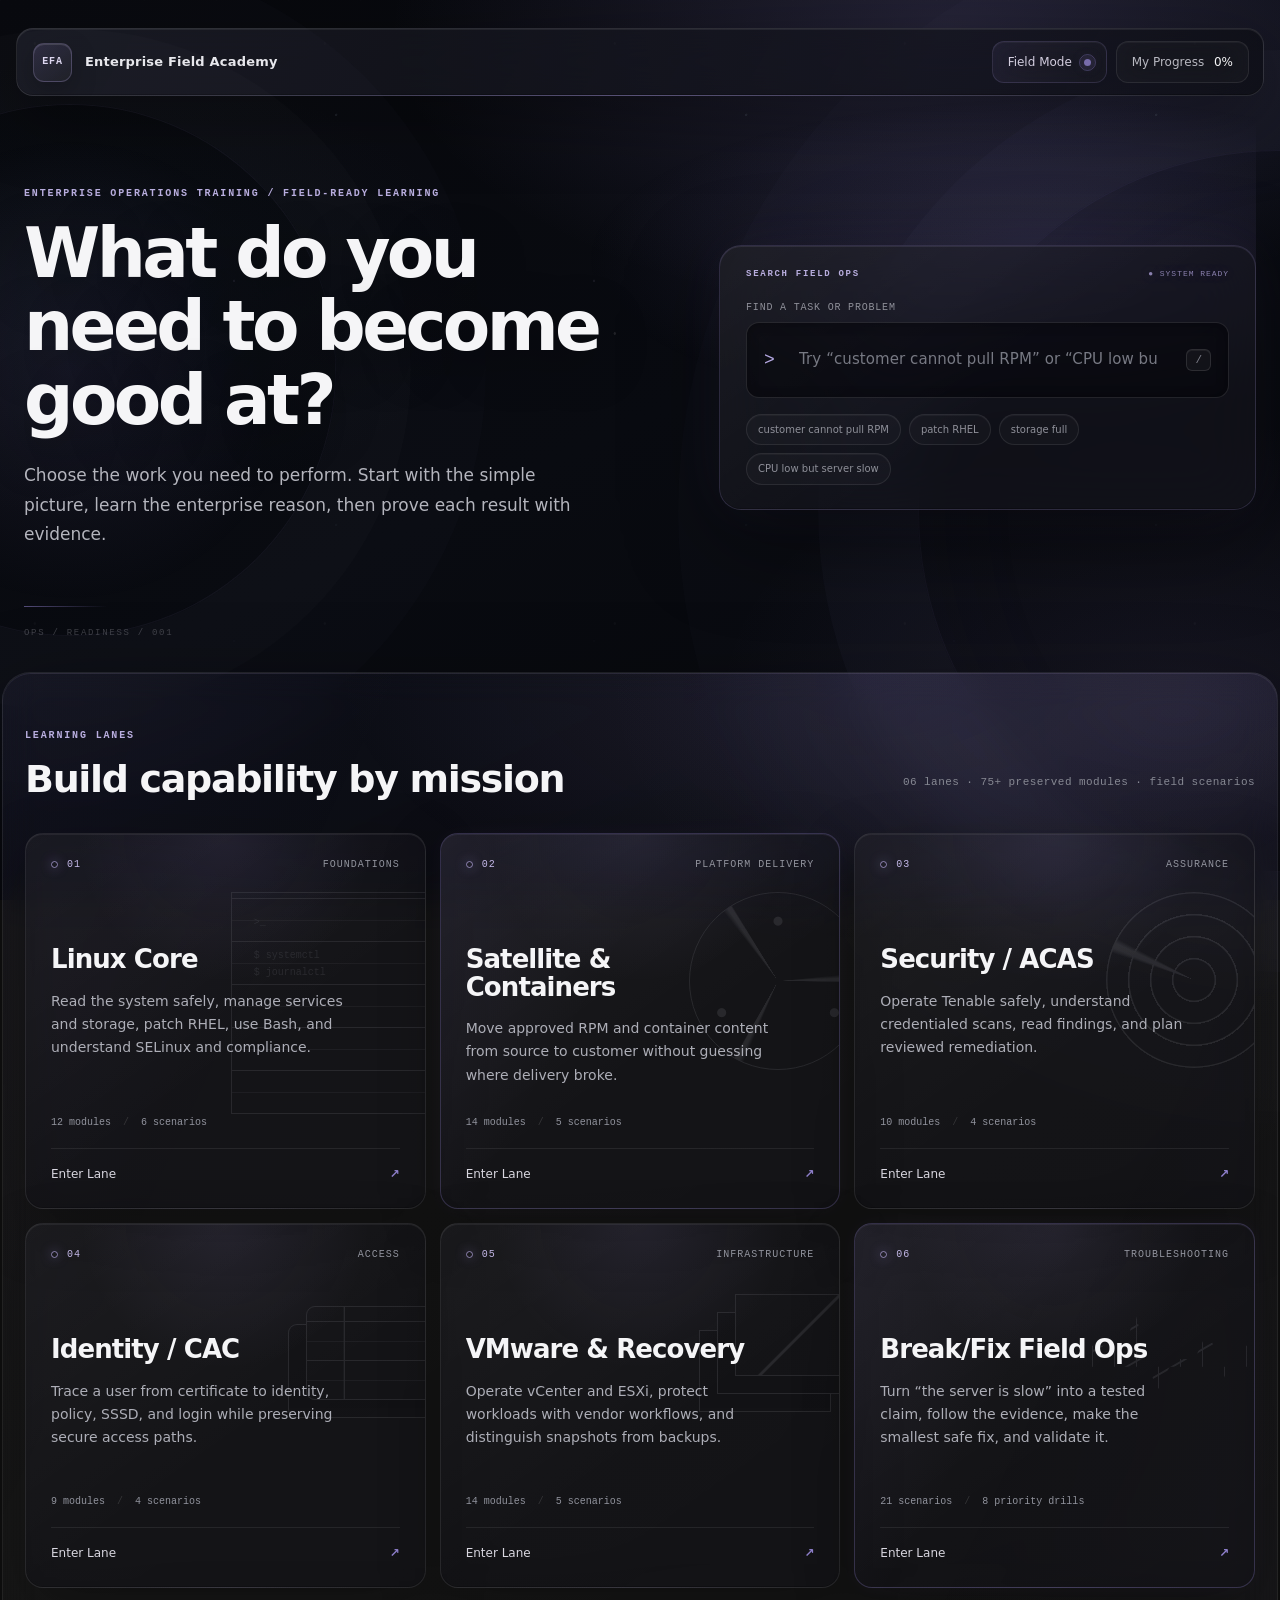
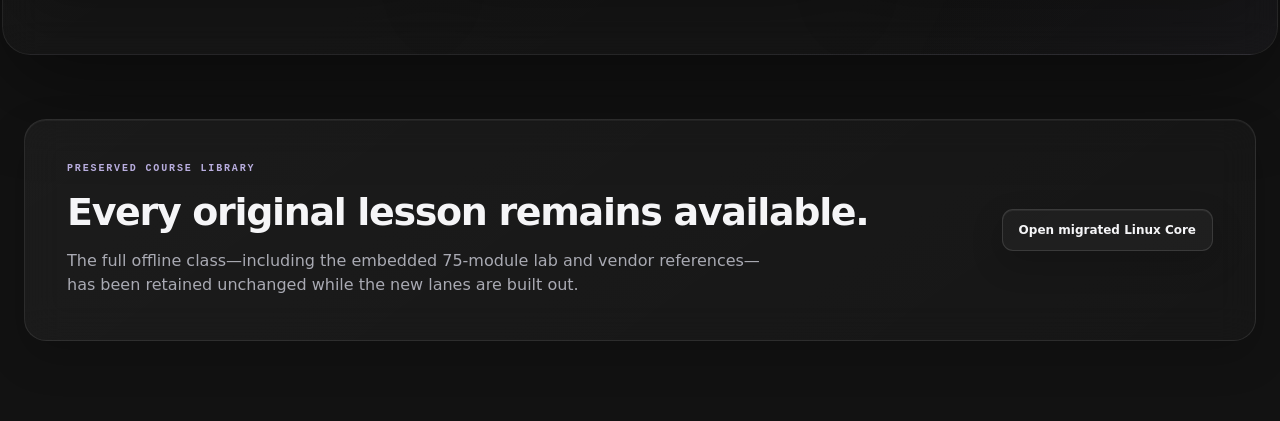
<file: index.html>
<!doctype html>
<html lang="en">
<head>
  <meta charset="utf-8">
  <meta name="viewport" content="width=device-width, initial-scale=1">
  <meta name="description" content="Enterprise operations training for Linux, Satellite, security, identity, virtualization, recovery, and field troubleshooting.">
  <title>Enterprise Field Academy</title>
  <link rel="stylesheet" href="assets/styles.css">
</head>
<body>
  <header class="site-header">
    <a class="brand" href="index.html" aria-label="Enterprise Field Academy home">
      <span class="brand-mark">EFA</span><span>Enterprise Field Academy</span>
    </a>
    <nav class="header-actions" aria-label="Utility navigation">
      <button class="text-button" type="button" data-field-mode aria-pressed="false">Field Mode <span class="status-dot"></span></button>
      <button class="text-button" type="button" data-progress-open>My Progress <span class="progress-count" data-progress-count>0%</span></button>
    </nav>
  </header>

  <main>
    <section class="dashboard-hero" aria-labelledby="dashboard-title">
      <div class="hero-copy">
        <p class="eyebrow">Enterprise operations training / field-ready learning</p>
        <h1 id="dashboard-title">What do you need to become good at?</h1>
        <p class="hero-intro">Choose the work you need to perform. Start with the simple picture, learn the enterprise reason, then prove each result with evidence.</p>
      </div>
      <div class="search-shell">
        <label for="task-search">Find a task or problem</label>
        <div class="search-control">
          <span aria-hidden="true">⌕</span>
          <input id="task-search" type="search" autocomplete="off" placeholder="Try “customer cannot pull RPM” or “CPU low but server slow”">
          <kbd>/</kbd>
        </div>
        <div class="search-suggestions" aria-label="Suggested searches">
          <button type="button" data-query="customer cannot pull RPM">customer cannot pull RPM</button>
          <button type="button" data-query="patch RHEL">patch RHEL</button>
          <button type="button" data-query="storage full">storage full</button>
          <button type="button" data-query="CPU low but server slow">CPU low but server slow</button>
        </div>
        <div class="search-results" data-search-results hidden></div>
      </div>
    </section>

    <section class="lane-section" aria-labelledby="lanes-heading">
      <div class="section-heading">
        <div><p class="eyebrow">Learning lanes</p><h2 id="lanes-heading">Build capability by mission</h2></div>
        <p>06 lanes · 75+ preserved modules · field scenarios</p>
      </div>
      <div class="lane-grid">
        <a class="lane-card" href="#/linux" data-search="linux basics bash selinux stig scap patch rhel updates lifecycle storage full">
          <div class="lane-top"><span class="lane-number">01</span><span class="lane-category">Foundations</span></div>
          <h3>Linux Core</h3>
          <p>Read the system safely, manage services and storage, patch RHEL, use Bash, and understand SELinux and compliance.</p>
          <div class="lane-meta"><span>12 modules</span><span>6 scenarios</span></div>
          <span class="lane-action">Enter Lane <b>↗</b></span>
        </a>
        <a class="lane-card featured" href="#/satellite" data-search="satellite containers rpm package pull repository content view lifecycle capsule disconnected podman">
          <div class="lane-top"><span class="lane-number">02</span><span class="lane-category">Platform delivery</span></div>
          <h3>Satellite &amp; Containers</h3>
          <p>Move approved RPM and container content from source to customer without guessing where delivery broke.</p>
          <div class="lane-meta"><span>14 modules</span><span>5 scenarios</span></div>
          <span class="lane-action">Enter Lane <b>↗</b></span>
        </a>
        <a class="lane-card" href="#/security-acas" data-search="security acas tenable nessus scan credentials plugins backup upgrade stig scap">
          <div class="lane-top"><span class="lane-number">03</span><span class="lane-category">Assurance</span></div>
          <h3>Security / ACAS</h3>
          <p>Operate Tenable safely, understand credentialed scans, read findings, and plan reviewed remediation.</p>
          <div class="lane-meta"><span>10 modules</span><span>4 scenarios</span></div>
          <span class="lane-action">Enter Lane <b>↗</b></span>
        </a>
        <a class="lane-card" href="#/identity-cac" data-search="identity idm ipa cac smart card certificate authentication kerberos sssd">
          <div class="lane-top"><span class="lane-number">04</span><span class="lane-category">Access</span></div>
          <h3>Identity / CAC</h3>
          <p>Trace a user from certificate to identity, policy, SSSD, and login while preserving secure access paths.</p>
          <div class="lane-meta"><span>9 modules</span><span>4 scenarios</span></div>
          <span class="lane-action">Enter Lane <b>↗</b></span>
        </a>
        <a class="lane-card" href="#/vmware-recovery" data-search="vmware vcenter esxi veeam backup recovery snapshot datastore virtual machine">
          <div class="lane-top"><span class="lane-number">05</span><span class="lane-category">Infrastructure</span></div>
          <h3>VMware &amp; Recovery</h3>
          <p>Operate vCenter and ESXi, protect workloads with vendor workflows, and distinguish snapshots from backups.</p>
          <div class="lane-meta"><span>14 modules</span><span>5 scenarios</span></div>
          <span class="lane-action">Enter Lane <b>↗</b></span>
        </a>
        <a class="lane-card featured" href="#/break-fix" data-search="break fix cpu low server slow cpu high load average io wait memory pressure swap process d state zombie port dns storage deleted open file ssh dnf rpm selinux">
          <div class="lane-top"><span class="lane-number">06</span><span class="lane-category">Troubleshooting</span></div>
          <h3>Break/Fix Field Ops</h3>
          <p>Turn “the server is slow” into a tested claim, follow the evidence, make the smallest safe fix, and validate it.</p>
          <div class="lane-meta"><span>21 scenarios</span><span>8 priority drills</span></div>
          <span class="lane-action">Enter Lane <b>↗</b></span>
        </a>
      </div>
    </section>

    <section class="legacy-callout">
      <div><p class="eyebrow">Preserved course library</p><h2>Every original lesson remains available.</h2><p>The full offline class—including the embedded 75-module lab and vendor references—has been retained unchanged while the new lanes are built out.</p></div>
      <a class="button secondary" href="#/linux">Open migrated Linux Core</a>
    </section>
  </main>

  <main id="app-view" class="routed-view" hidden aria-live="polite"></main>

  <dialog class="progress-dialog" data-progress-dialog>
    <button class="dialog-close" type="button" data-progress-close aria-label="Close">×</button>
    <p class="eyebrow">Local to this browser</p><h2>My Progress</h2>
    <div class="progress-ring" data-progress-ring><strong data-progress-count>0%</strong><span>complete</span></div>
    <p>Mark checkpoints complete inside example lessons. Progress stays on this device and is never sent anywhere.</p>
    <a class="button" href="#/satellite">Continue learning</a>
  </dialog>

  <script src="assets/app.js" defer></script>
  <script src="assets/linux-data.js" defer></script>
  <script src="assets/breakfix-data.js" defer></script>
  <script src="assets/platform-data.js" defer></script>
  <script src="assets/router.js" defer></script>
</body>
</html>
</file>
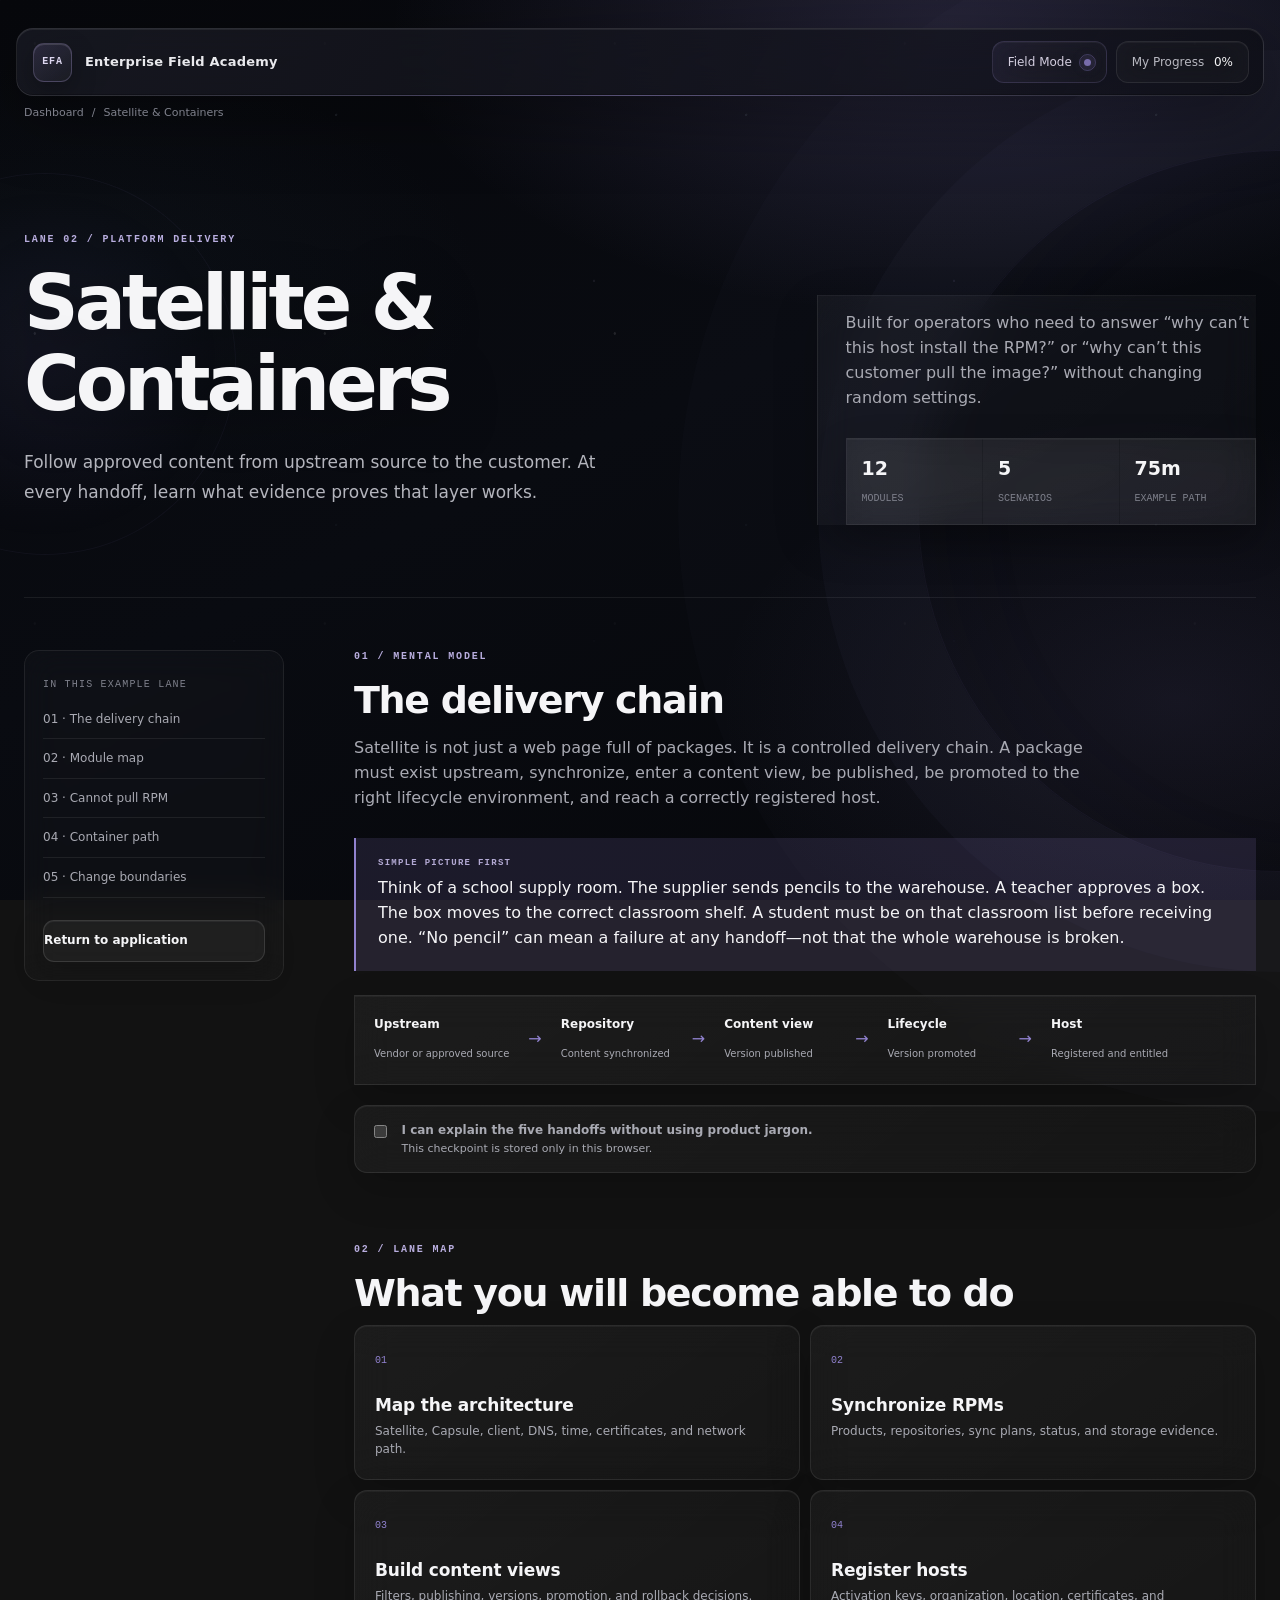
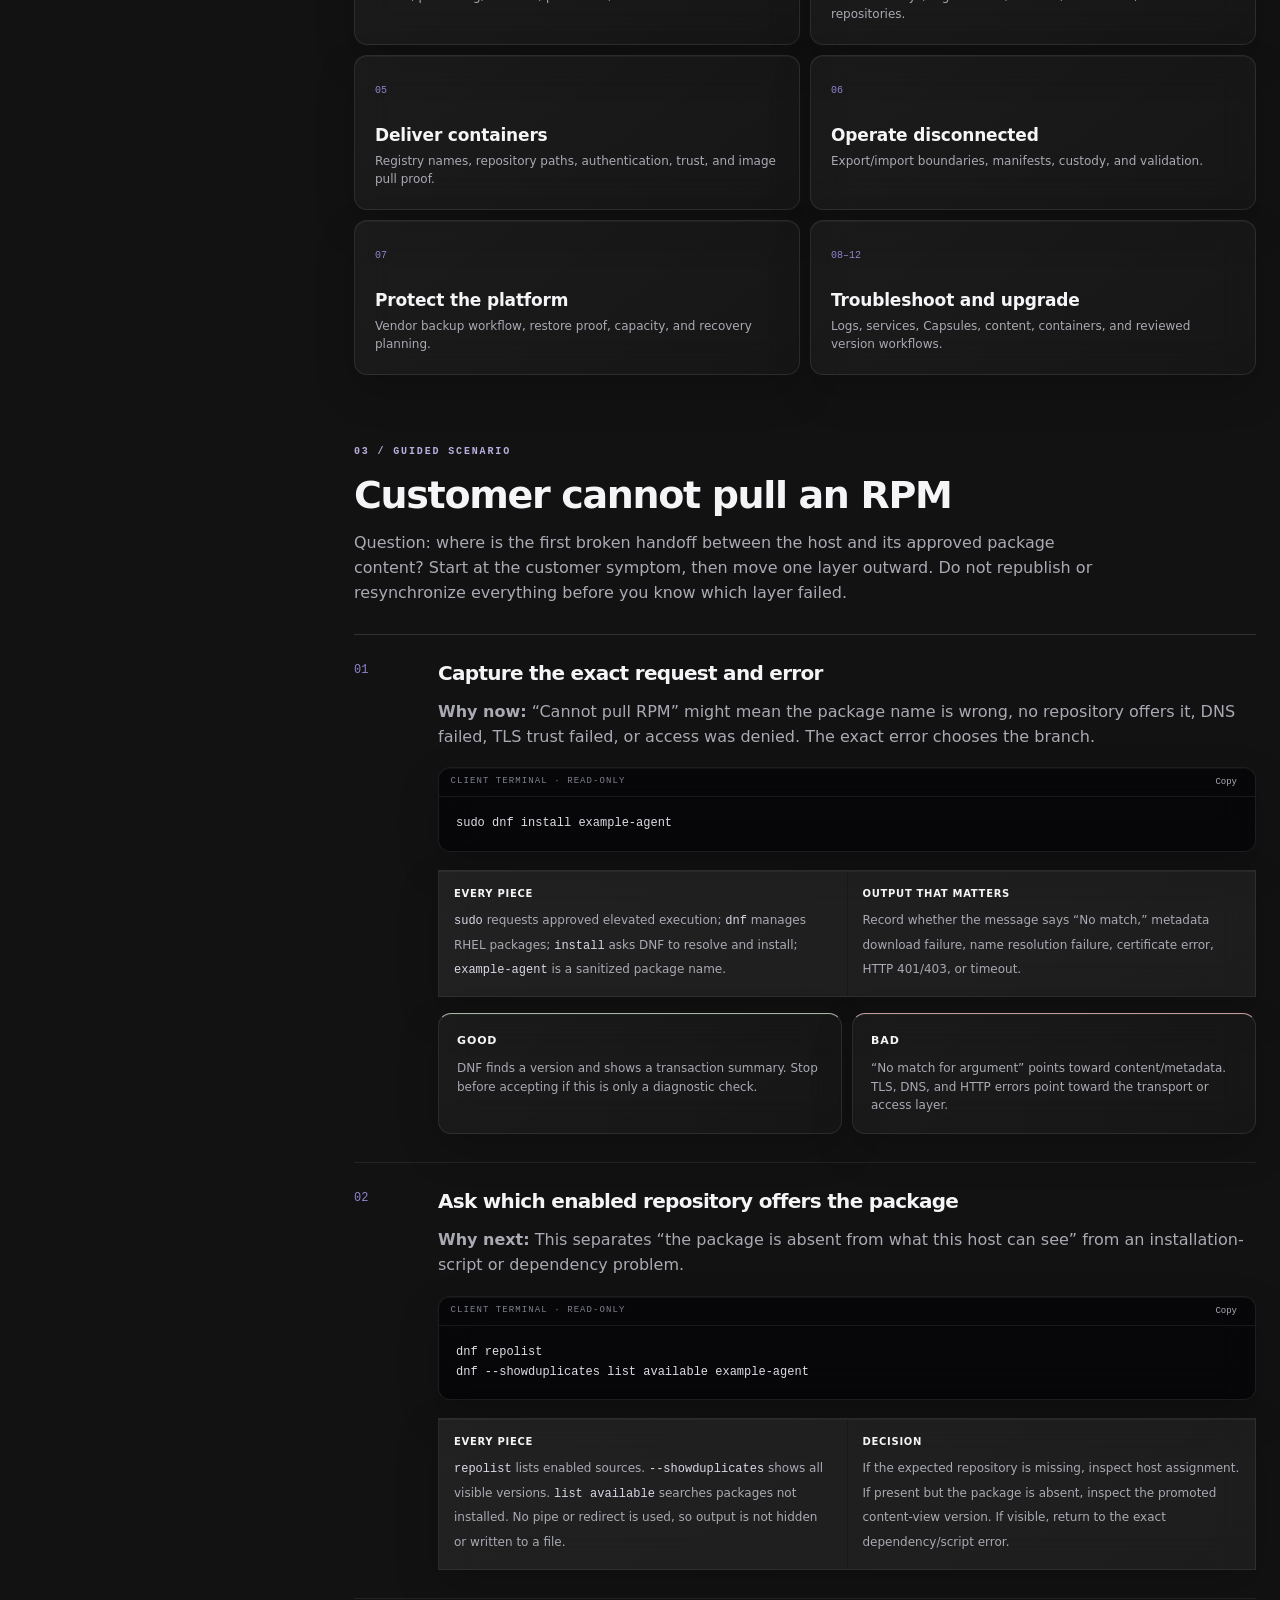
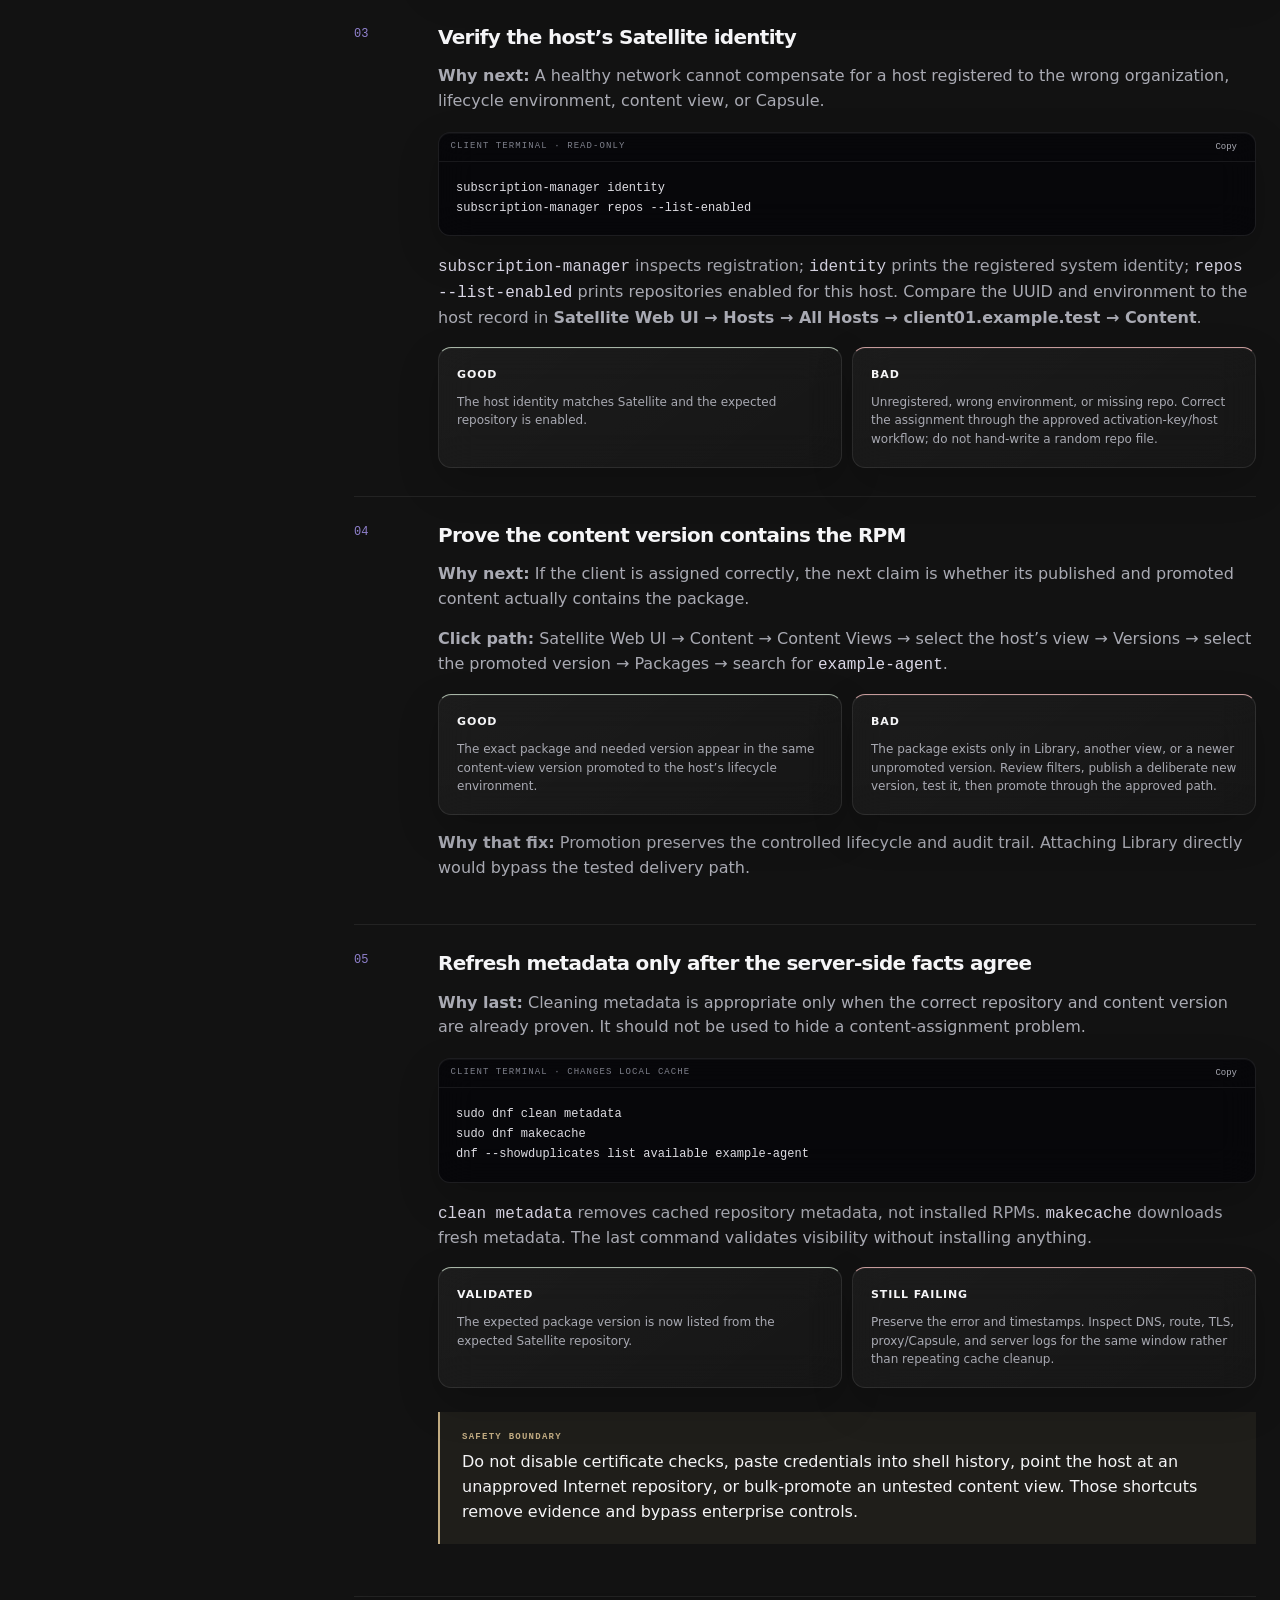
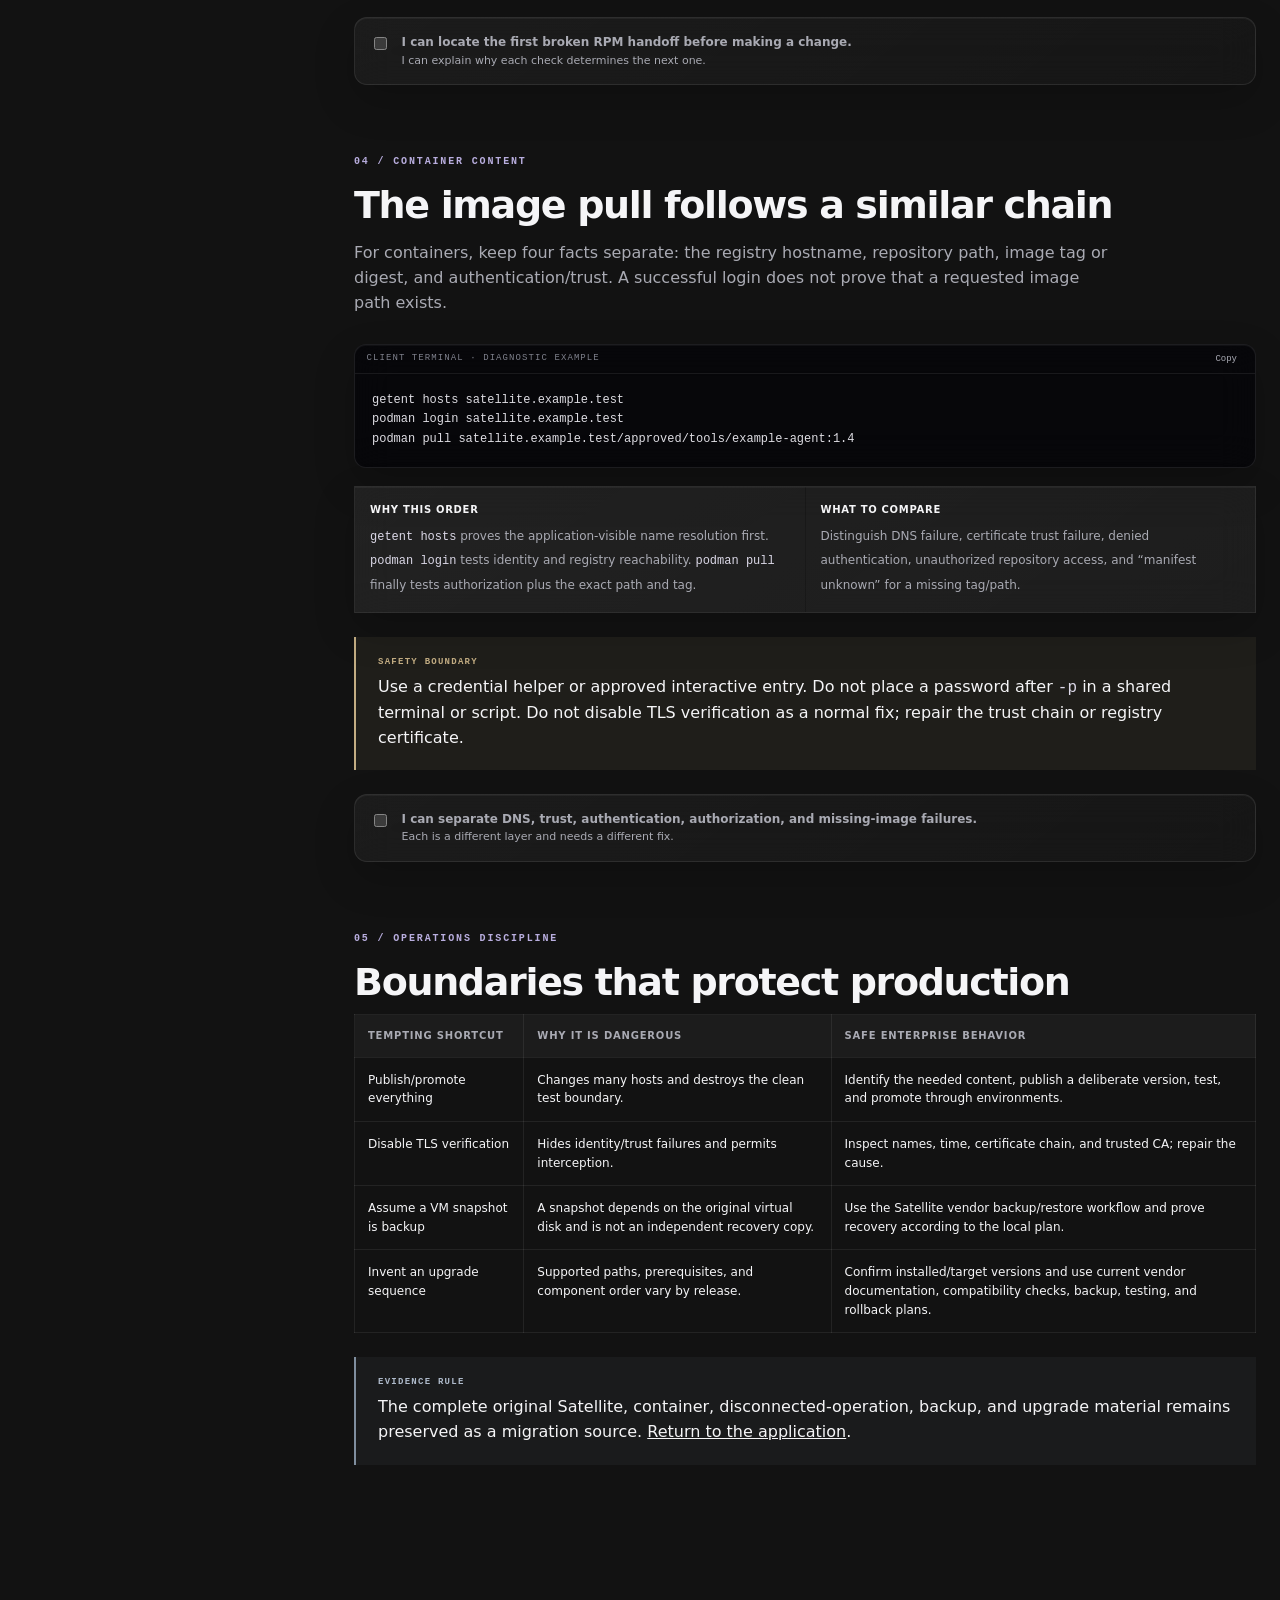
<file: lanes/satellite-containers.html>
<!doctype html>
<html lang="en">
<head>
  <meta charset="utf-8"><meta name="viewport" content="width=device-width, initial-scale=1">
  <meta name="description" content="Learn how Red Hat Satellite delivers RPM and container content, and troubleshoot the delivery path with evidence.">
  <title>Satellite & Containers · Enterprise Field Academy</title>
  <link rel="stylesheet" href="../assets/styles.css">
</head>
<body>
  <header class="site-header">
    <a class="brand" href="../index.html"><span class="brand-mark">EFA</span><span>Enterprise Field Academy</span></a>
    <nav class="header-actions"><button class="text-button" type="button" data-field-mode aria-pressed="false">Field Mode <span class="status-dot"></span></button><button class="text-button" type="button" data-progress-open>My Progress <span class="progress-count" data-progress-count>0%</span></button></nav>
  </header>
  <main>
    <nav class="breadcrumbs" aria-label="Breadcrumb"><a href="../index.html">Dashboard</a><span>/</span><span>Satellite &amp; Containers</span></nav>
    <section class="course-hero">
      <div><p class="eyebrow">Lane 02 / Platform delivery</p><h1>Satellite &amp;<br>Containers</h1><p class="hero-intro">Follow approved content from upstream source to the customer. At every handoff, learn what evidence proves that layer works.</p></div>
      <aside class="course-summary"><p>Built for operators who need to answer “why can’t this host install the RPM?” or “why can’t this customer pull the image?” without changing random settings.</p><div class="course-stats"><div><strong>12</strong><span>Modules</span></div><div><strong>5</strong><span>Scenarios</span></div><div><strong>75m</strong><span>Example path</span></div></div></aside>
    </section>
    <div class="course-layout">
      <aside class="course-nav"><p>In this example lane</p><a href="#mental-model">01 · The delivery chain</a><a href="#modules">02 · Module map</a><a href="#rpm-troubleshooting">03 · Cannot pull RPM</a><a href="#containers">04 · Container path</a><a href="#safety">05 · Change boundaries</a><a class="button secondary" href="../index.html#/satellite">Return to application</a></aside>
      <article>
        <section class="lesson-section" id="mental-model">
          <p class="eyebrow">01 / Mental model</p><h2>The delivery chain</h2><p class="section-lead">Satellite is not just a web page full of packages. It is a controlled delivery chain. A package must exist upstream, synchronize, enter a content view, be published, be promoted to the right lifecycle environment, and reach a correctly registered host.</p>
          <div class="simple-first">Think of a school supply room. The supplier sends pencils to the warehouse. A teacher approves a box. The box moves to the correct classroom shelf. A student must be on that classroom list before receiving one. “No pencil” can mean a failure at any handoff—not that the whole warehouse is broken.</div>
          <div class="flow-map" aria-label="Satellite RPM content delivery flow"><div class="flow-node"><strong>Upstream</strong><span>Vendor or approved source</span></div><div class="flow-arrow">→</div><div class="flow-node"><strong>Repository</strong><span>Content synchronized</span></div><div class="flow-arrow">→</div><div class="flow-node"><strong>Content view</strong><span>Version published</span></div><div class="flow-arrow">→</div><div class="flow-node"><strong>Lifecycle</strong><span>Version promoted</span></div><div class="flow-arrow">→</div><div class="flow-node"><strong>Host</strong><span>Registered and entitled</span></div></div>
          <label class="checkpoint"><input type="checkbox" data-checkpoint="sat-mental-model"><span><strong>I can explain the five handoffs without using product jargon.</strong><span>This checkpoint is stored only in this browser.</span></span></label>
        </section>

        <section class="lesson-section" id="modules">
          <p class="eyebrow">02 / Lane map</p><h2>What you will become able to do</h2>
          <div class="module-list">
            <div class="module-item"><span>01</span><h3>Map the architecture</h3><p>Satellite, Capsule, client, DNS, time, certificates, and network path.</p></div>
            <div class="module-item"><span>02</span><h3>Synchronize RPMs</h3><p>Products, repositories, sync plans, status, and storage evidence.</p></div>
            <div class="module-item"><span>03</span><h3>Build content views</h3><p>Filters, publishing, versions, promotion, and rollback decisions.</p></div>
            <div class="module-item"><span>04</span><h3>Register hosts</h3><p>Activation keys, organization, location, certificates, and repositories.</p></div>
            <div class="module-item"><span>05</span><h3>Deliver containers</h3><p>Registry names, repository paths, authentication, trust, and image pull proof.</p></div>
            <div class="module-item"><span>06</span><h3>Operate disconnected</h3><p>Export/import boundaries, manifests, custody, and validation.</p></div>
            <div class="module-item"><span>07</span><h3>Protect the platform</h3><p>Vendor backup workflow, restore proof, capacity, and recovery planning.</p></div>
            <div class="module-item"><span>08–12</span><h3>Troubleshoot and upgrade</h3><p>Logs, services, Capsules, content, containers, and reviewed version workflows.</p></div>
          </div>
        </section>

        <section class="lesson-section" id="rpm-troubleshooting">
          <p class="eyebrow">03 / Guided scenario</p><h2>Customer cannot pull an RPM</h2><p class="section-lead">Question: where is the first broken handoff between the host and its approved package content? Start at the customer symptom, then move one layer outward. Do not republish or resynchronize everything before you know which layer failed.</p>
          <div class="procedure">
            <div class="procedure-step"><span class="step-index">01</span><div><h3>Capture the exact request and error</h3><p><strong>Why now:</strong> “Cannot pull RPM” might mean the package name is wrong, no repository offers it, DNS failed, TLS trust failed, or access was denied. The exact error chooses the branch.</p><div class="command-block"><div class="command-label"><span>Client terminal · read-only</span><button class="copy-command" type="button">Copy</button></div><pre>sudo dnf install example-agent</pre></div><div class="question-grid"><div><strong>Every piece</strong><span><code>sudo</code> requests approved elevated execution; <code>dnf</code> manages RHEL packages; <code>install</code> asks DNF to resolve and install; <code>example-agent</code> is a sanitized package name.</span></div><div><strong>Output that matters</strong><span>Record whether the message says “No match,” metadata download failure, name resolution failure, certificate error, HTTP 401/403, or timeout.</span></div></div><div class="output-pair"><div class="output-card good"><h4>Good</h4><p>DNF finds a version and shows a transaction summary. Stop before accepting if this is only a diagnostic check.</p></div><div class="output-card bad"><h4>Bad</h4><p>“No match for argument” points toward content/metadata. TLS, DNS, and HTTP errors point toward the transport or access layer.</p></div></div></div></div>
            <div class="procedure-step"><span class="step-index">02</span><div><h3>Ask which enabled repository offers the package</h3><p><strong>Why next:</strong> This separates “the package is absent from what this host can see” from an installation-script or dependency problem.</p><div class="command-block"><div class="command-label"><span>Client terminal · read-only</span><button class="copy-command" type="button">Copy</button></div><pre>dnf repolist
dnf --showduplicates list available example-agent</pre></div><div class="question-grid"><div><strong>Every piece</strong><span><code>repolist</code> lists enabled sources. <code>--showduplicates</code> shows all visible versions. <code>list available</code> searches packages not installed. No pipe or redirect is used, so output is not hidden or written to a file.</span></div><div><strong>Decision</strong><span>If the expected repository is missing, inspect host assignment. If present but the package is absent, inspect the promoted content-view version. If visible, return to the exact dependency/script error.</span></div></div></div></div>
            <div class="procedure-step"><span class="step-index">03</span><div><h3>Verify the host’s Satellite identity</h3><p><strong>Why next:</strong> A healthy network cannot compensate for a host registered to the wrong organization, lifecycle environment, content view, or Capsule.</p><div class="command-block"><div class="command-label"><span>Client terminal · read-only</span><button class="copy-command" type="button">Copy</button></div><pre>subscription-manager identity
subscription-manager repos --list-enabled</pre></div><p><code>subscription-manager</code> inspects registration; <code>identity</code> prints the registered system identity; <code>repos --list-enabled</code> prints repositories enabled for this host. Compare the UUID and environment to the host record in <strong>Satellite Web UI → Hosts → All Hosts → client01.example.test → Content</strong>.</p><div class="output-pair"><div class="output-card good"><h4>Good</h4><p>The host identity matches Satellite and the expected repository is enabled.</p></div><div class="output-card bad"><h4>Bad</h4><p>Unregistered, wrong environment, or missing repo. Correct the assignment through the approved activation-key/host workflow; do not hand-write a random repo file.</p></div></div></div></div>
            <div class="procedure-step"><span class="step-index">04</span><div><h3>Prove the content version contains the RPM</h3><p><strong>Why next:</strong> If the client is assigned correctly, the next claim is whether its published and promoted content actually contains the package.</p><p><strong>Click path:</strong> Satellite Web UI → Content → Content Views → select the host’s view → Versions → select the promoted version → Packages → search for <code>example-agent</code>.</p><div class="output-pair"><div class="output-card good"><h4>Good</h4><p>The exact package and needed version appear in the same content-view version promoted to the host’s lifecycle environment.</p></div><div class="output-card bad"><h4>Bad</h4><p>The package exists only in Library, another view, or a newer unpromoted version. Review filters, publish a deliberate new version, test it, then promote through the approved path.</p></div></div><p><strong>Why that fix:</strong> Promotion preserves the controlled lifecycle and audit trail. Attaching Library directly would bypass the tested delivery path.</p></div></div>
            <div class="procedure-step"><span class="step-index">05</span><div><h3>Refresh metadata only after the server-side facts agree</h3><p><strong>Why last:</strong> Cleaning metadata is appropriate only when the correct repository and content version are already proven. It should not be used to hide a content-assignment problem.</p><div class="command-block"><div class="command-label"><span>Client terminal · changes local cache</span><button class="copy-command" type="button">Copy</button></div><pre>sudo dnf clean metadata
sudo dnf makecache
dnf --showduplicates list available example-agent</pre></div><p><code>clean metadata</code> removes cached repository metadata, not installed RPMs. <code>makecache</code> downloads fresh metadata. The last command validates visibility without installing anything.</p><div class="output-pair"><div class="output-card good"><h4>Validated</h4><p>The expected package version is now listed from the expected Satellite repository.</p></div><div class="output-card bad"><h4>Still failing</h4><p>Preserve the error and timestamps. Inspect DNS, route, TLS, proxy/Capsule, and server logs for the same window rather than repeating cache cleanup.</p></div></div><div class="safety-note">Do not disable certificate checks, paste credentials into shell history, point the host at an unapproved Internet repository, or bulk-promote an untested content view. Those shortcuts remove evidence and bypass enterprise controls.</div></div></div>
          </div>
          <label class="checkpoint"><input type="checkbox" data-checkpoint="sat-rpm-flow"><span><strong>I can locate the first broken RPM handoff before making a change.</strong><span>I can explain why each check determines the next one.</span></span></label>
        </section>

        <section class="lesson-section" id="containers">
          <p class="eyebrow">04 / Container content</p><h2>The image pull follows a similar chain</h2><p class="section-lead">For containers, keep four facts separate: the registry hostname, repository path, image tag or digest, and authentication/trust. A successful login does not prove that a requested image path exists.</p>
          <div class="command-block"><div class="command-label"><span>Client terminal · diagnostic example</span><button class="copy-command" type="button">Copy</button></div><pre>getent hosts satellite.example.test
podman login satellite.example.test
podman pull satellite.example.test/approved/tools/example-agent:1.4</pre></div>
          <div class="question-grid"><div><strong>Why this order</strong><span><code>getent hosts</code> proves the application-visible name resolution first. <code>podman login</code> tests identity and registry reachability. <code>podman pull</code> finally tests authorization plus the exact path and tag.</span></div><div><strong>What to compare</strong><span>Distinguish DNS failure, certificate trust failure, denied authentication, unauthorized repository access, and “manifest unknown” for a missing tag/path.</span></div></div>
          <div class="safety-note">Use a credential helper or approved interactive entry. Do not place a password after <code>-p</code> in a shared terminal or script. Do not disable TLS verification as a normal fix; repair the trust chain or registry certificate.</div>
          <label class="checkpoint"><input type="checkbox" data-checkpoint="sat-container-path"><span><strong>I can separate DNS, trust, authentication, authorization, and missing-image failures.</strong><span>Each is a different layer and needs a different fix.</span></span></label>
        </section>

        <section class="lesson-section" id="safety">
          <p class="eyebrow">05 / Operations discipline</p><h2>Boundaries that protect production</h2>
          <table class="decision-table"><thead><tr><th>Tempting shortcut</th><th>Why it is dangerous</th><th>Safe enterprise behavior</th></tr></thead><tbody><tr><td>Publish/promote everything</td><td>Changes many hosts and destroys the clean test boundary.</td><td>Identify the needed content, publish a deliberate version, test, and promote through environments.</td></tr><tr><td>Disable TLS verification</td><td>Hides identity/trust failures and permits interception.</td><td>Inspect names, time, certificate chain, and trusted CA; repair the cause.</td></tr><tr><td>Assume a VM snapshot is backup</td><td>A snapshot depends on the original virtual disk and is not an independent recovery copy.</td><td>Use the Satellite vendor backup/restore workflow and prove recovery according to the local plan.</td></tr><tr><td>Invent an upgrade sequence</td><td>Supported paths, prerequisites, and component order vary by release.</td><td>Confirm installed/target versions and use current vendor documentation, compatibility checks, backup, testing, and rollback plans.</td></tr></tbody></table>
          <p class="evidence-note">The complete original Satellite, container, disconnected-operation, backup, and upgrade material remains preserved as a migration source. <a href="../index.html#/satellite">Return to the application</a>.</p>
        </section>
      </article>
    </div>
  </main>
  <dialog class="progress-dialog" data-progress-dialog><button class="dialog-close" type="button" data-progress-close aria-label="Close">×</button><p class="eyebrow">Local to this browser</p><h2>My Progress</h2><div class="progress-ring" data-progress-ring><strong data-progress-count>0%</strong><span>complete</span></div><p>Complete checkpoints as you build evidence-based habits.</p></dialog>
  <script src="../assets/app.js" defer></script>
</body>
</html>
</file>
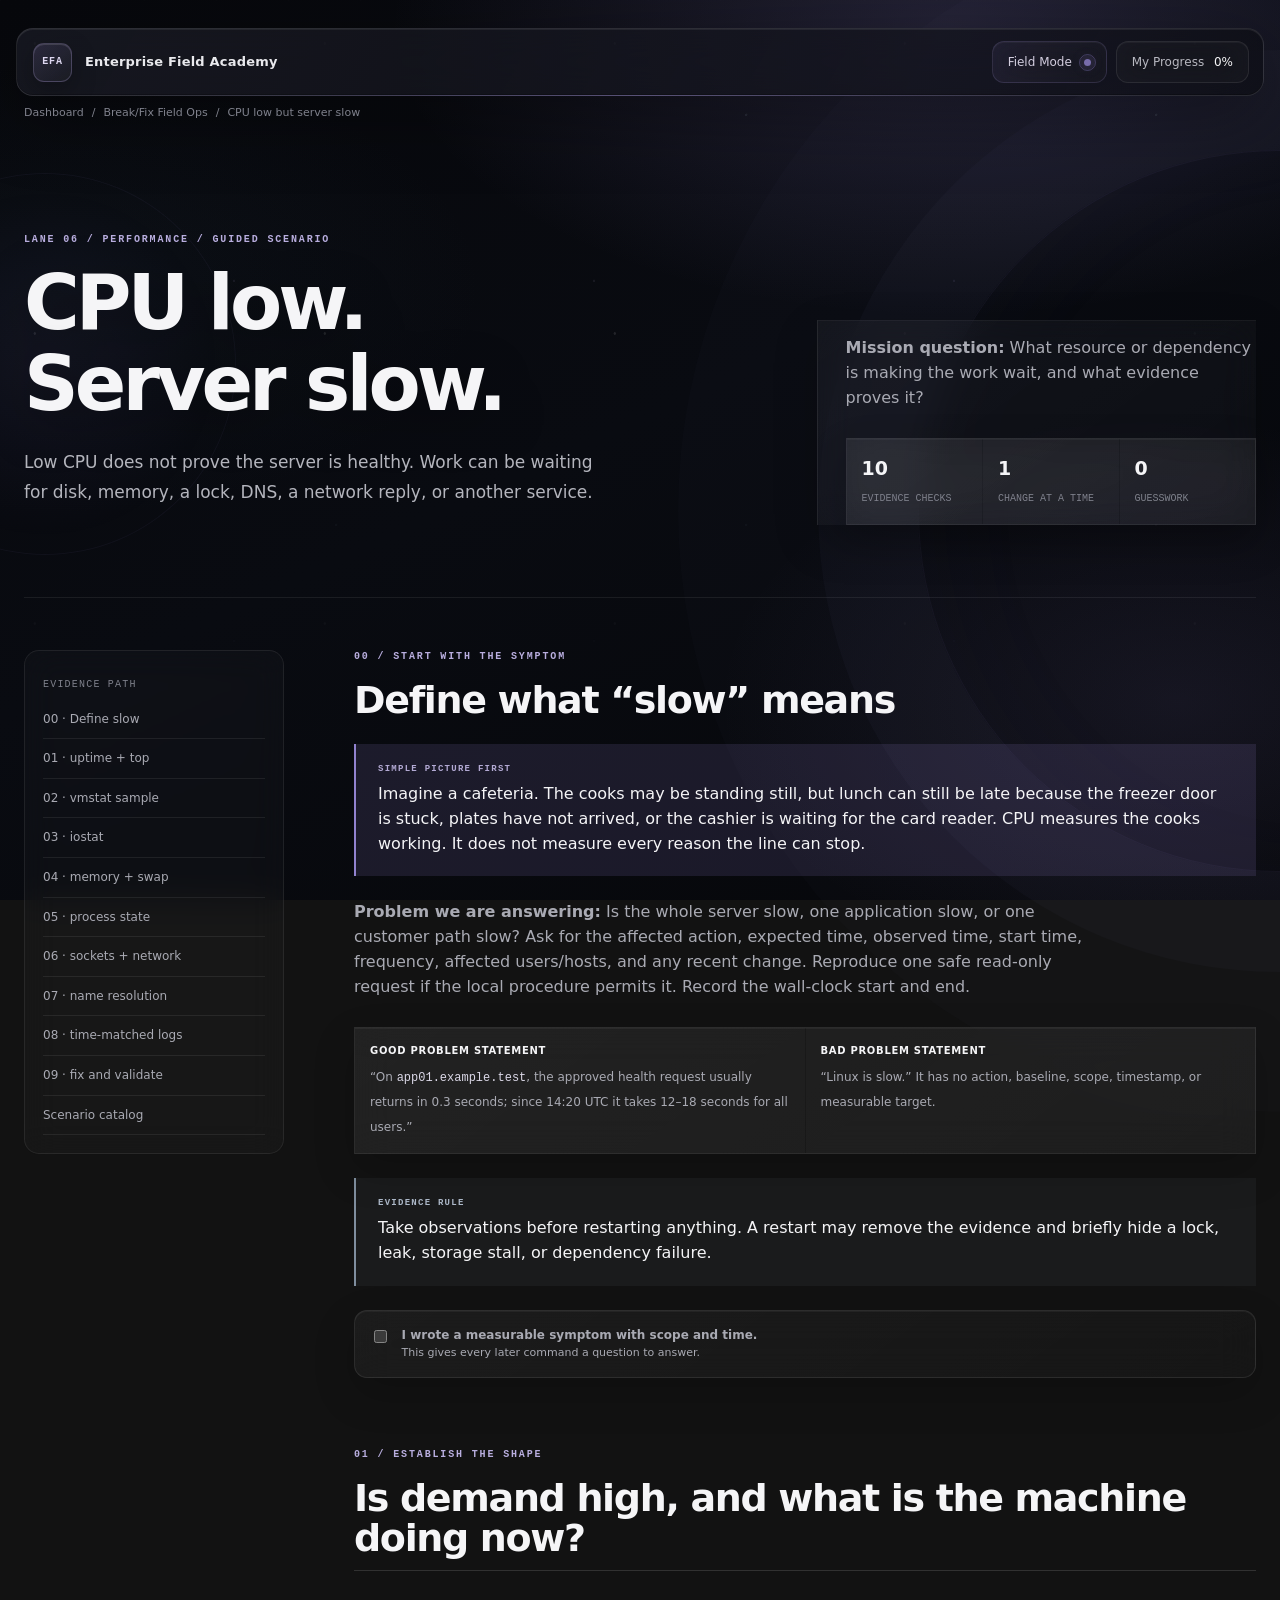
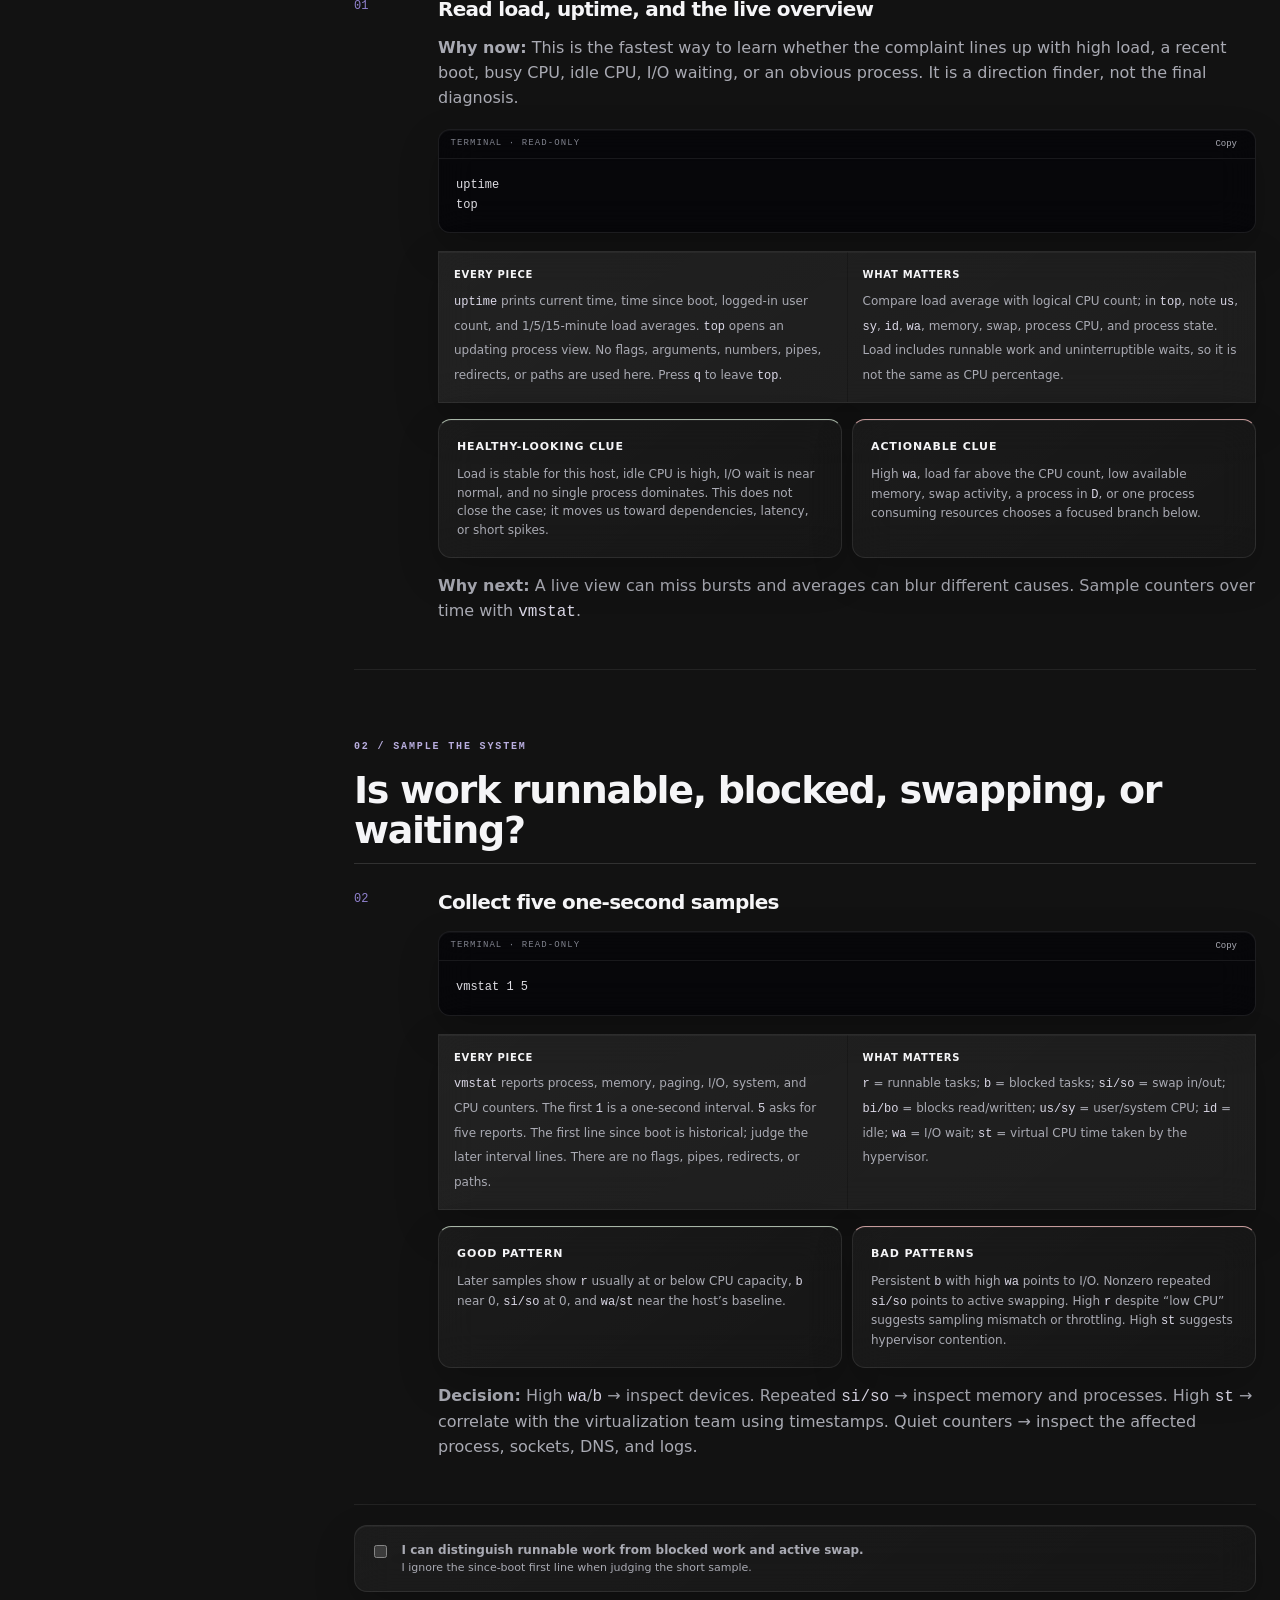
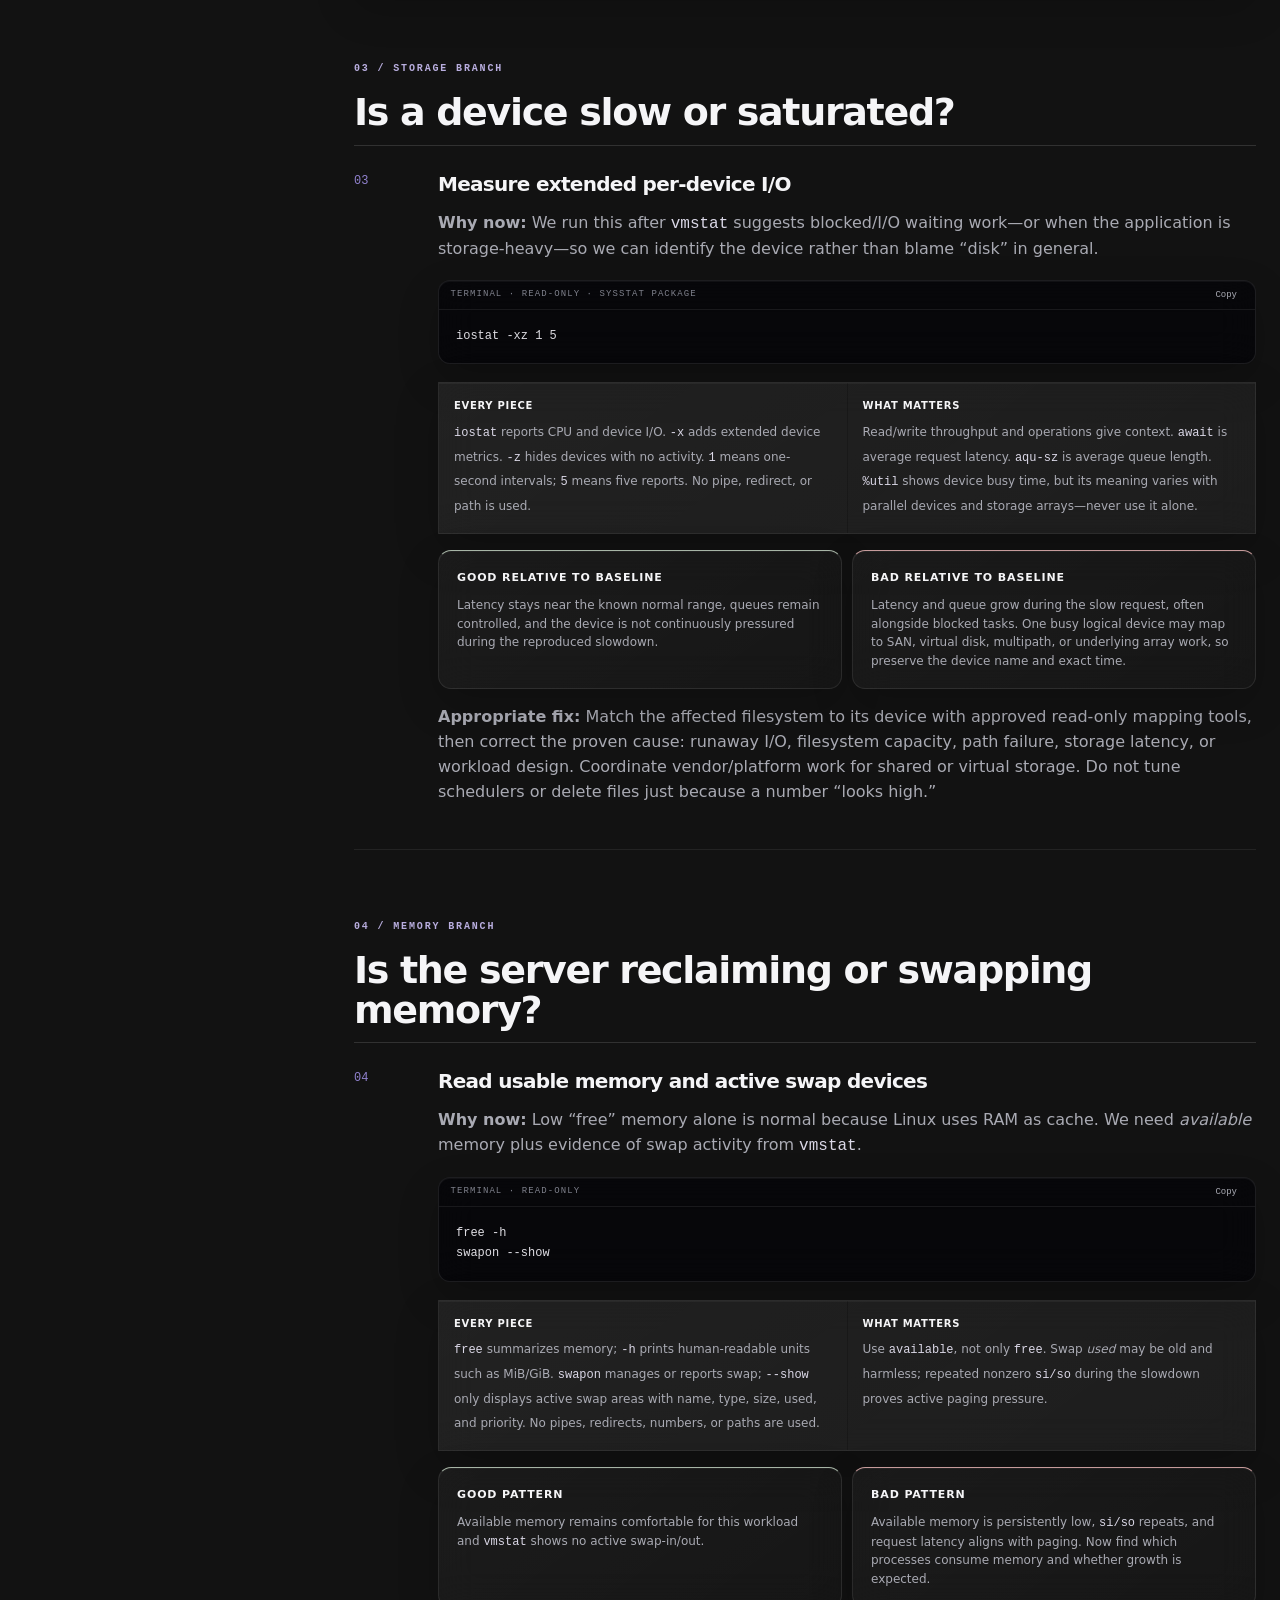
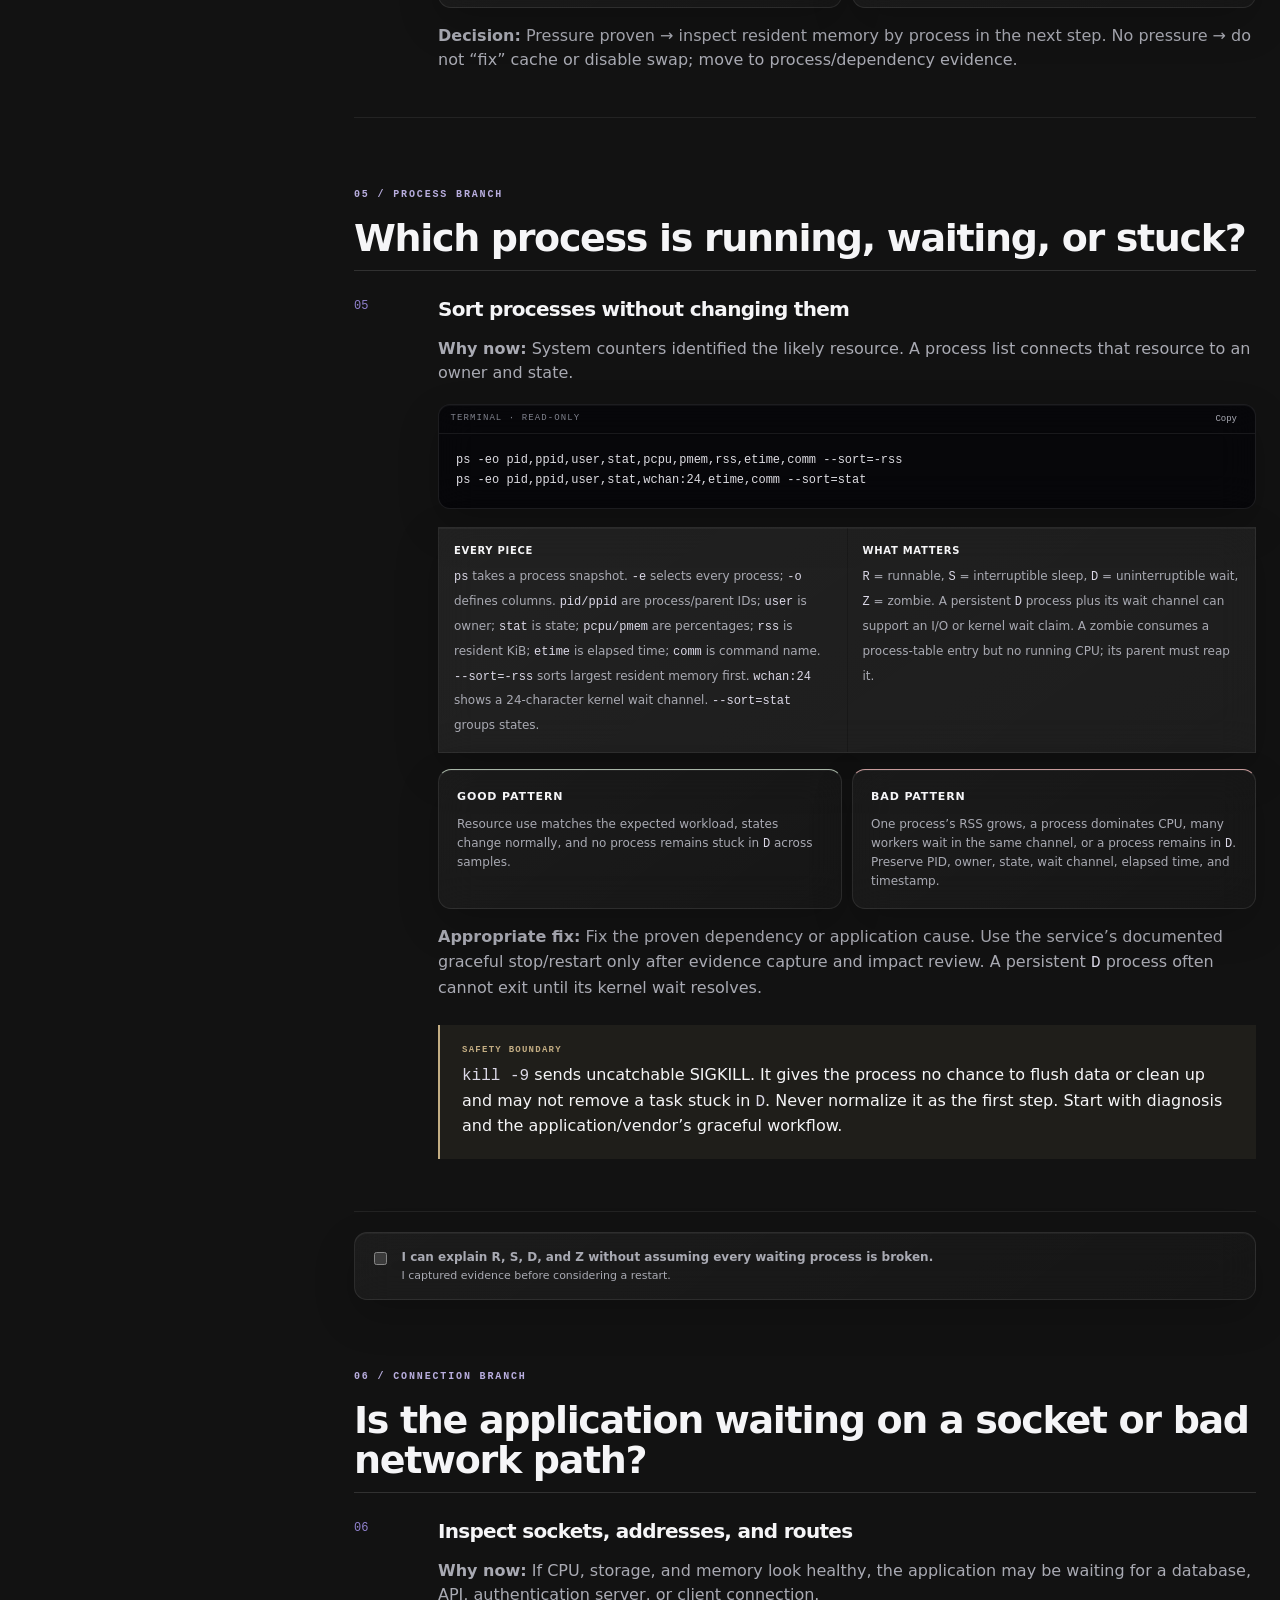
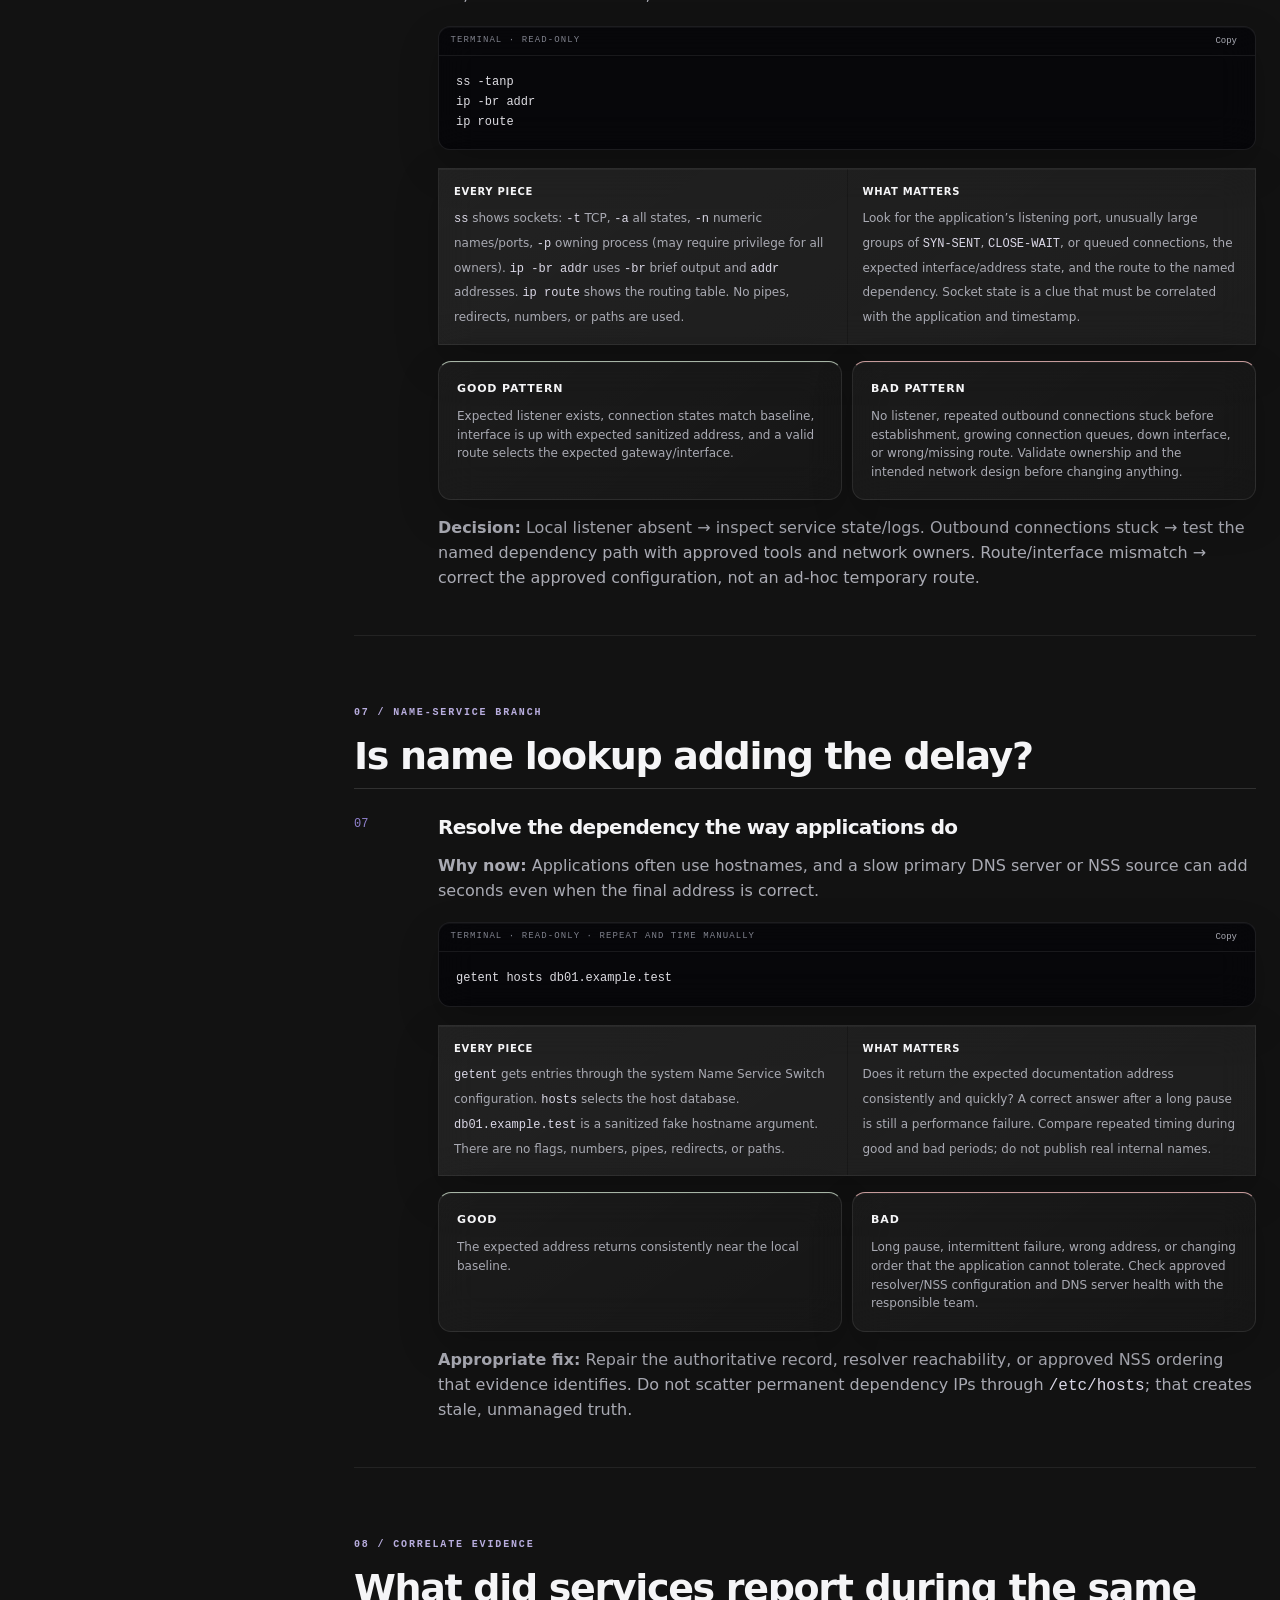
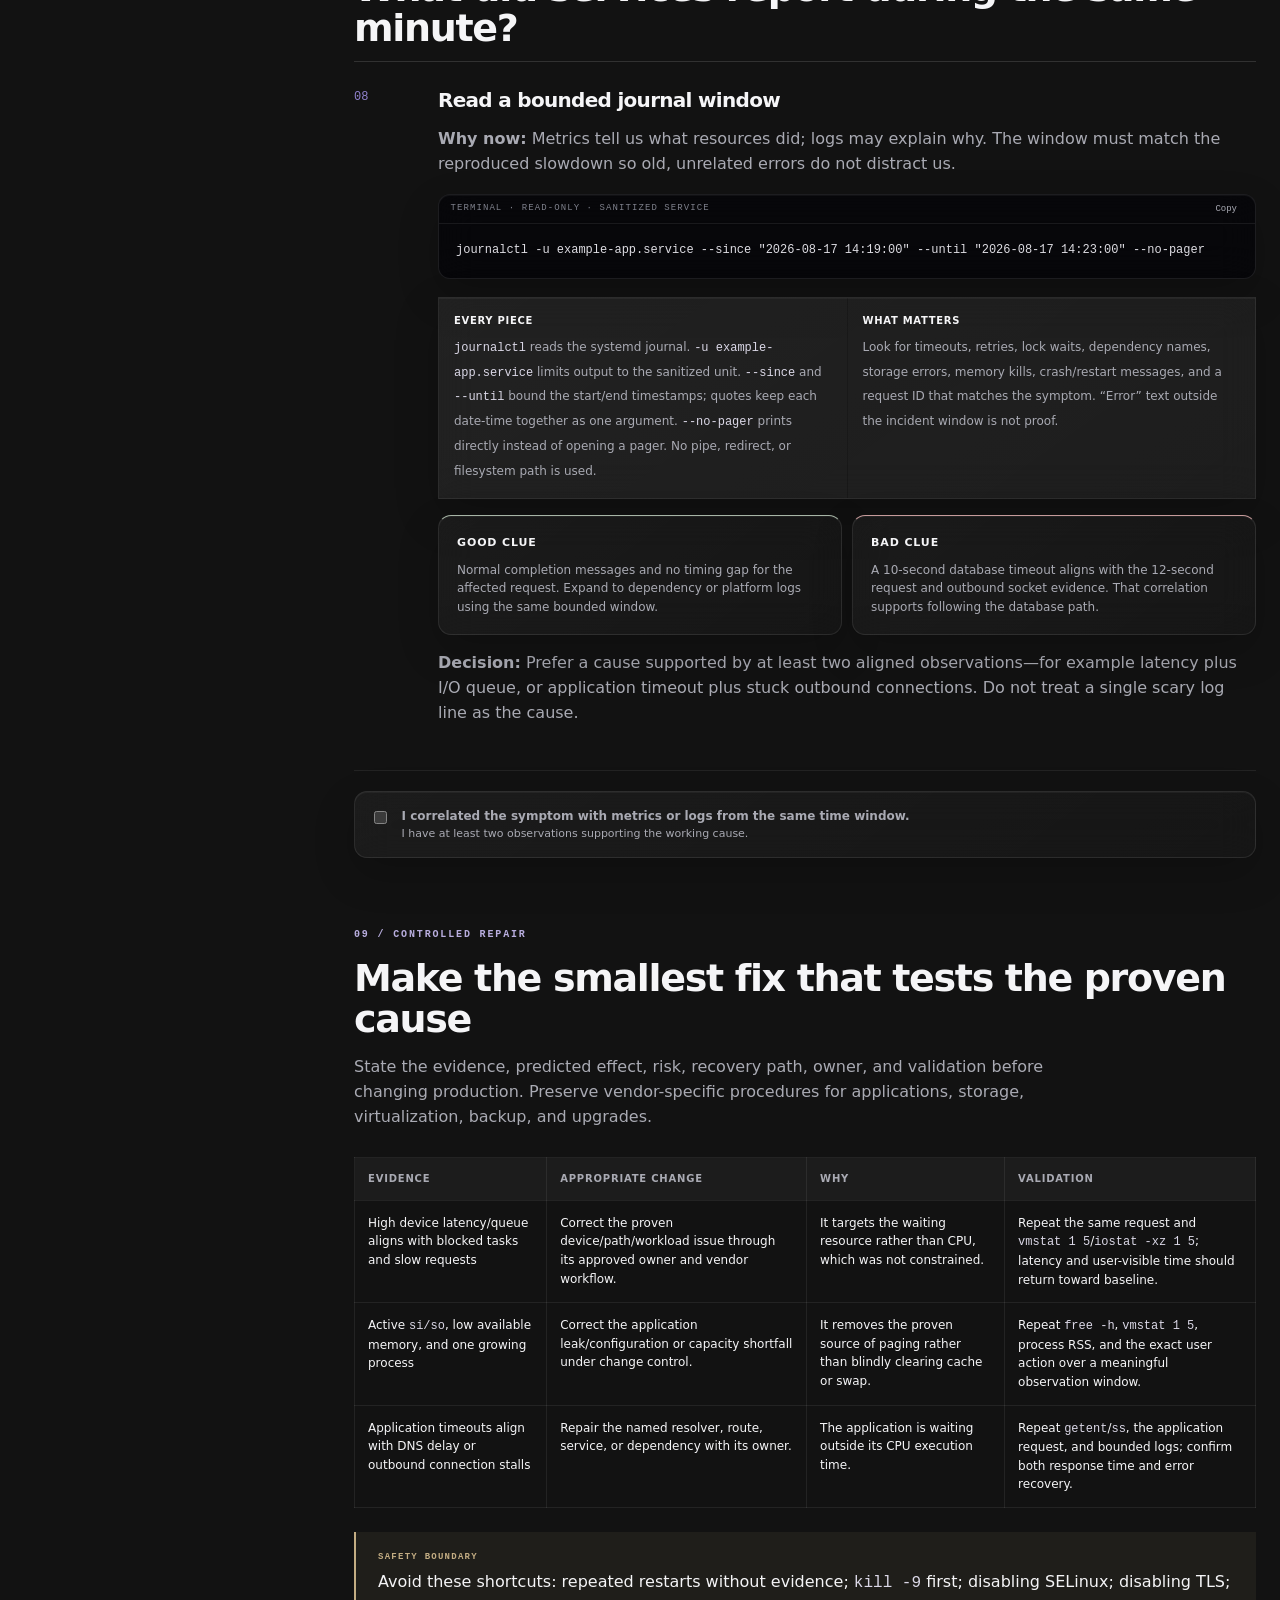
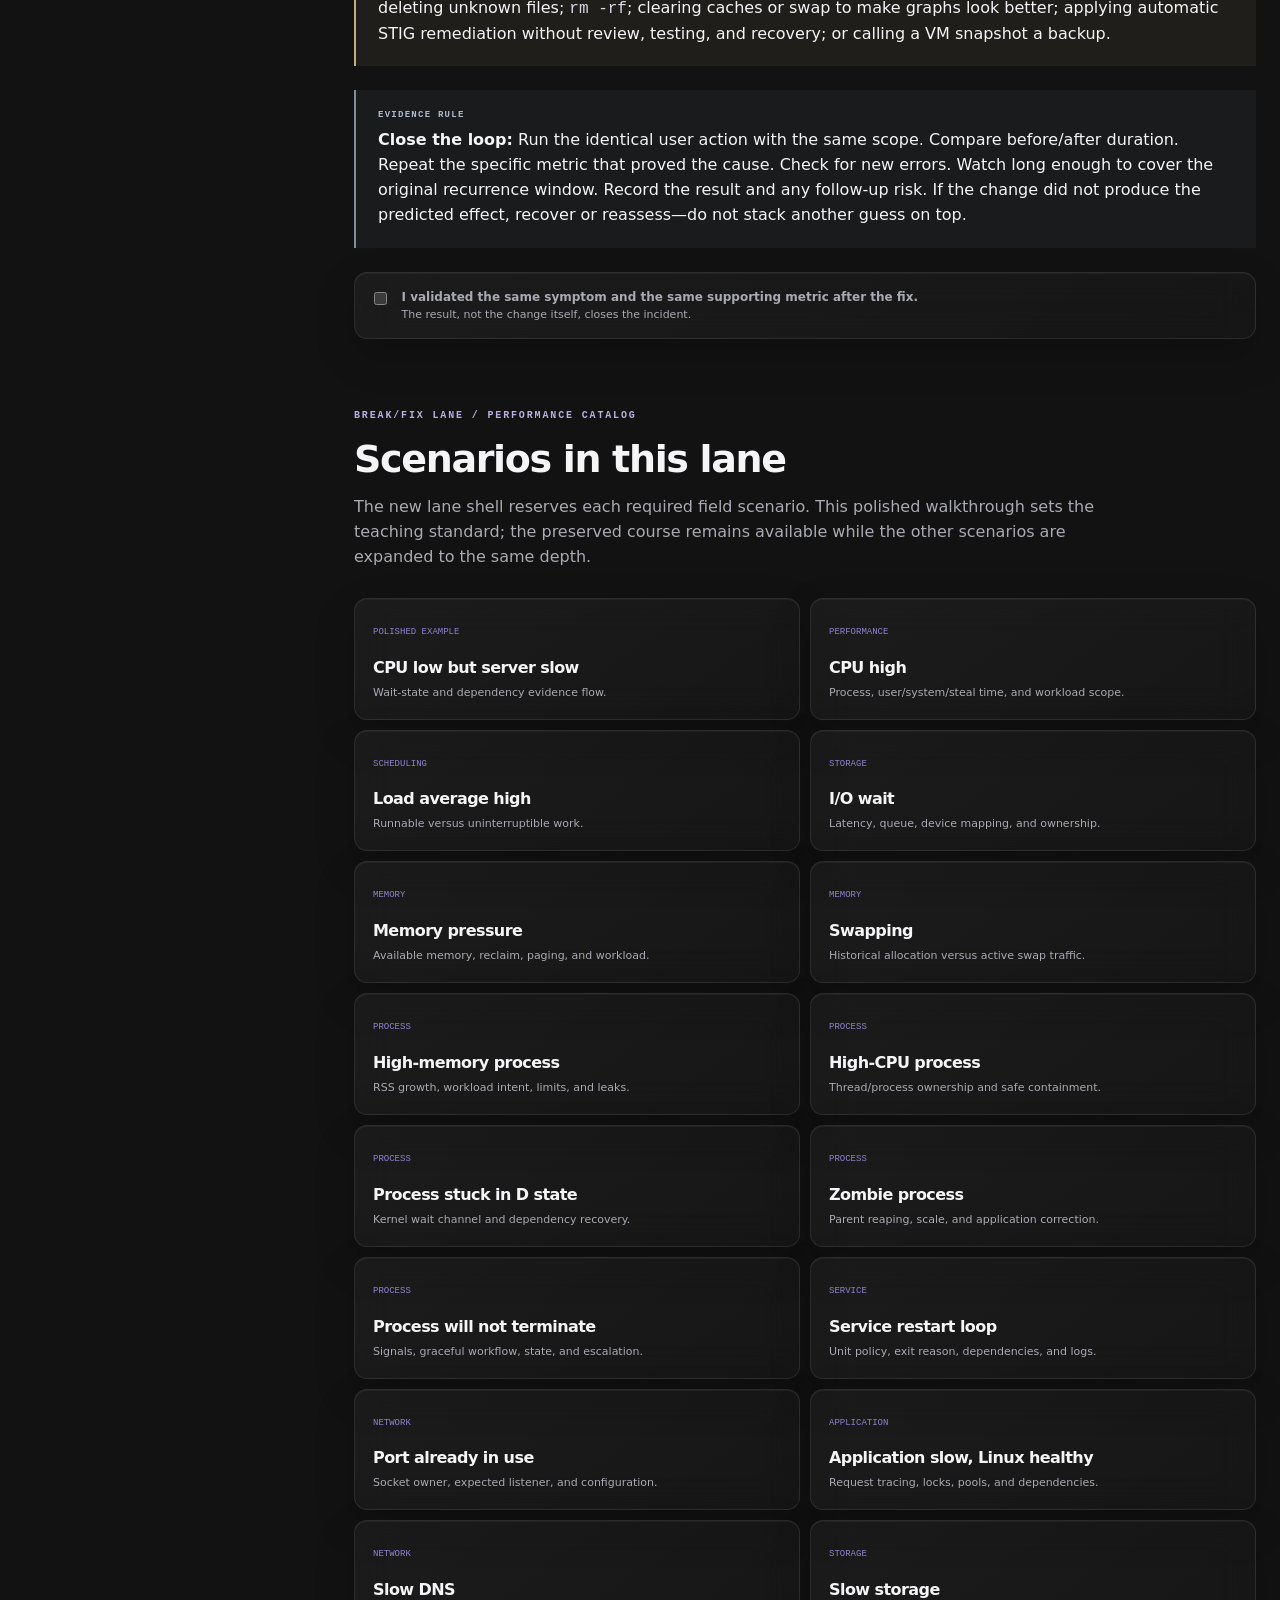
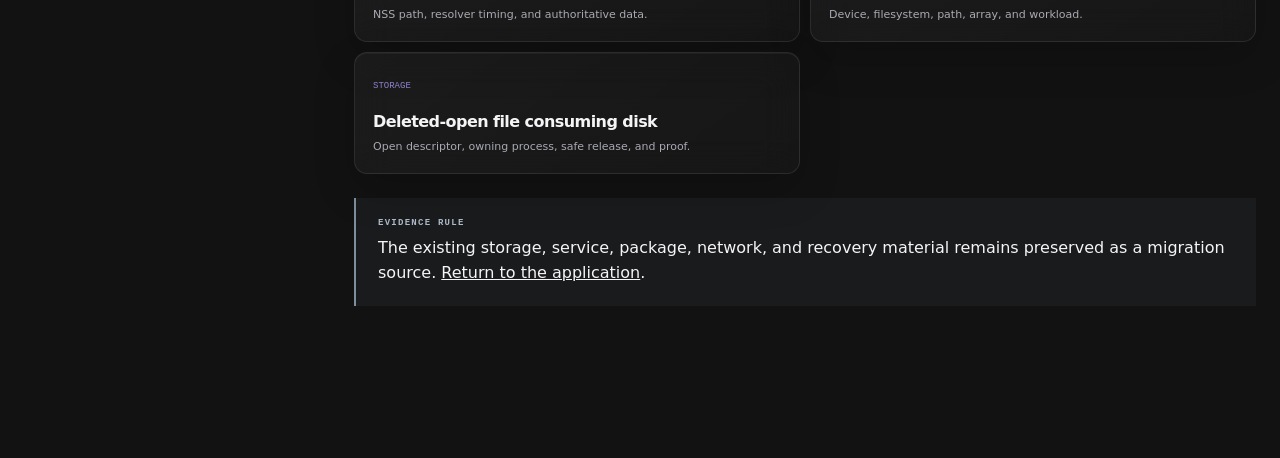
<file: scenarios/cpu-low-server-slow.html>
<!doctype html>
<html lang="en">
<head>
  <meta charset="utf-8"><meta name="viewport" content="width=device-width, initial-scale=1">
  <meta name="description" content="Evidence-based Linux troubleshooting flow for a server that feels slow while CPU usage looks low.">
  <title>CPU Low but Server Slow · Enterprise Field Academy</title>
  <link rel="stylesheet" href="../assets/styles.css">
</head>
<body>
  <header class="site-header">
    <a class="brand" href="../index.html"><span class="brand-mark">EFA</span><span>Enterprise Field Academy</span></a>
    <nav class="header-actions"><button class="text-button" type="button" data-field-mode aria-pressed="false">Field Mode <span class="status-dot"></span></button><button class="text-button" type="button" data-progress-open>My Progress <span class="progress-count" data-progress-count>0%</span></button></nav>
  </header>
  <main>
    <nav class="breadcrumbs" aria-label="Breadcrumb"><a href="../index.html">Dashboard</a><span>/</span><span>Break/Fix Field Ops</span><span>/</span><span>CPU low but server slow</span></nav>
    <section class="course-hero">
      <div><p class="eyebrow">Lane 06 / Performance / Guided scenario</p><h1>CPU low.<br>Server slow.</h1><p class="hero-intro">Low CPU does not prove the server is healthy. Work can be waiting for disk, memory, a lock, DNS, a network reply, or another service.</p></div>
      <aside class="course-summary"><p><strong>Mission question:</strong> What resource or dependency is making the work wait, and what evidence proves it?</p><div class="course-stats"><div><strong>10</strong><span>Evidence checks</span></div><div><strong>1</strong><span>Change at a time</span></div><div><strong>0</strong><span>Guesswork</span></div></div></aside>
    </section>
    <div class="course-layout">
      <aside class="course-nav"><p>Evidence path</p><a href="#brief">00 · Define slow</a><a href="#overview">01 · uptime + top</a><a href="#vmstat">02 · vmstat sample</a><a href="#storage">03 · iostat</a><a href="#memory">04 · memory + swap</a><a href="#process">05 · process state</a><a href="#network">06 · sockets + network</a><a href="#dns">07 · name resolution</a><a href="#logs">08 · time-matched logs</a><a href="#fix">09 · fix and validate</a><a href="#other-scenarios">Scenario catalog</a></aside>
      <article>
        <section class="lesson-section" id="brief">
          <p class="eyebrow">00 / Start with the symptom</p><h2>Define what “slow” means</h2>
          <div class="simple-first">Imagine a cafeteria. The cooks may be standing still, but lunch can still be late because the freezer door is stuck, plates have not arrived, or the cashier is waiting for the card reader. CPU measures the cooks working. It does not measure every reason the line can stop.</div>
          <p class="section-lead"><strong>Problem we are answering:</strong> Is the whole server slow, one application slow, or one customer path slow? Ask for the affected action, expected time, observed time, start time, frequency, affected users/hosts, and any recent change. Reproduce one safe read-only request if the local procedure permits it. Record the wall-clock start and end.</p>
          <div class="question-grid"><div><strong>Good problem statement</strong><span>“On <code>app01.example.test</code>, the approved health request usually returns in 0.3 seconds; since 14:20 UTC it takes 12–18 seconds for all users.”</span></div><div><strong>Bad problem statement</strong><span>“Linux is slow.” It has no action, baseline, scope, timestamp, or measurable target.</span></div></div>
          <div class="evidence-note">Take observations before restarting anything. A restart may remove the evidence and briefly hide a lock, leak, storage stall, or dependency failure.</div>
          <label class="checkpoint"><input type="checkbox" data-checkpoint="perf-defined"><span><strong>I wrote a measurable symptom with scope and time.</strong><span>This gives every later command a question to answer.</span></span></label>
        </section>

        <section class="lesson-section" id="overview">
          <p class="eyebrow">01 / Establish the shape</p><h2>Is demand high, and what is the machine doing now?</h2>
          <div class="procedure"><div class="procedure-step"><span class="step-index">01</span><div><h3>Read load, uptime, and the live overview</h3><p><strong>Why now:</strong> This is the fastest way to learn whether the complaint lines up with high load, a recent boot, busy CPU, idle CPU, I/O waiting, or an obvious process. It is a direction finder, not the final diagnosis.</p><div class="command-block"><div class="command-label"><span>Terminal · read-only</span><button class="copy-command" type="button">Copy</button></div><pre>uptime
top</pre></div><div class="question-grid"><div><strong>Every piece</strong><span><code>uptime</code> prints current time, time since boot, logged-in user count, and 1/5/15-minute load averages. <code>top</code> opens an updating process view. No flags, arguments, numbers, pipes, redirects, or paths are used here. Press <code>q</code> to leave <code>top</code>.</span></div><div><strong>What matters</strong><span>Compare load average with logical CPU count; in <code>top</code>, note <code>us</code>, <code>sy</code>, <code>id</code>, <code>wa</code>, memory, swap, process CPU, and process state. Load includes runnable work and uninterruptible waits, so it is not the same as CPU percentage.</span></div></div><div class="output-pair"><div class="output-card good"><h4>Healthy-looking clue</h4><p>Load is stable for this host, idle CPU is high, I/O wait is near normal, and no single process dominates. This does not close the case; it moves us toward dependencies, latency, or short spikes.</p></div><div class="output-card bad"><h4>Actionable clue</h4><p>High <code>wa</code>, load far above the CPU count, low available memory, swap activity, a process in <code>D</code>, or one process consuming resources chooses a focused branch below.</p></div></div><p><strong>Why next:</strong> A live view can miss bursts and averages can blur different causes. Sample counters over time with <code>vmstat</code>.</p></div></div></div>
        </section>

        <section class="lesson-section" id="vmstat">
          <p class="eyebrow">02 / Sample the system</p><h2>Is work runnable, blocked, swapping, or waiting?</h2>
          <div class="procedure"><div class="procedure-step"><span class="step-index">02</span><div><h3>Collect five one-second samples</h3><div class="command-block"><div class="command-label"><span>Terminal · read-only</span><button class="copy-command" type="button">Copy</button></div><pre>vmstat 1 5</pre></div><div class="question-grid"><div><strong>Every piece</strong><span><code>vmstat</code> reports process, memory, paging, I/O, system, and CPU counters. The first <code>1</code> is a one-second interval. <code>5</code> asks for five reports. The first line since boot is historical; judge the later interval lines. There are no flags, pipes, redirects, or paths.</span></div><div><strong>What matters</strong><span><code>r</code> = runnable tasks; <code>b</code> = blocked tasks; <code>si/so</code> = swap in/out; <code>bi/bo</code> = blocks read/written; <code>us/sy</code> = user/system CPU; <code>id</code> = idle; <code>wa</code> = I/O wait; <code>st</code> = virtual CPU time taken by the hypervisor.</span></div></div><div class="output-pair"><div class="output-card good"><h4>Good pattern</h4><p>Later samples show <code>r</code> usually at or below CPU capacity, <code>b</code> near 0, <code>si/so</code> at 0, and <code>wa</code>/<code>st</code> near the host’s baseline.</p></div><div class="output-card bad"><h4>Bad patterns</h4><p>Persistent <code>b</code> with high <code>wa</code> points to I/O. Nonzero repeated <code>si/so</code> points to active swapping. High <code>r</code> despite “low CPU” suggests sampling mismatch or throttling. High <code>st</code> suggests hypervisor contention.</p></div></div><p><strong>Decision:</strong> High <code>wa</code>/<code>b</code> → inspect devices. Repeated <code>si/so</code> → inspect memory and processes. High <code>st</code> → correlate with the virtualization team using timestamps. Quiet counters → inspect the affected process, sockets, DNS, and logs.</p></div></div></div>
          <label class="checkpoint"><input type="checkbox" data-checkpoint="perf-vmstat"><span><strong>I can distinguish runnable work from blocked work and active swap.</strong><span>I ignore the since-boot first line when judging the short sample.</span></span></label>
        </section>

        <section class="lesson-section" id="storage">
          <p class="eyebrow">03 / Storage branch</p><h2>Is a device slow or saturated?</h2>
          <div class="procedure"><div class="procedure-step"><span class="step-index">03</span><div><h3>Measure extended per-device I/O</h3><p><strong>Why now:</strong> We run this after <code>vmstat</code> suggests blocked/I/O waiting work—or when the application is storage-heavy—so we can identify the device rather than blame “disk” in general.</p><div class="command-block"><div class="command-label"><span>Terminal · read-only · sysstat package</span><button class="copy-command" type="button">Copy</button></div><pre>iostat -xz 1 5</pre></div><div class="question-grid"><div><strong>Every piece</strong><span><code>iostat</code> reports CPU and device I/O. <code>-x</code> adds extended device metrics. <code>-z</code> hides devices with no activity. <code>1</code> means one-second intervals; <code>5</code> means five reports. No pipe, redirect, or path is used.</span></div><div><strong>What matters</strong><span>Read/write throughput and operations give context. <code>await</code> is average request latency. <code>aqu-sz</code> is average queue length. <code>%util</code> shows device busy time, but its meaning varies with parallel devices and storage arrays—never use it alone.</span></div></div><div class="output-pair"><div class="output-card good"><h4>Good relative to baseline</h4><p>Latency stays near the known normal range, queues remain controlled, and the device is not continuously pressured during the reproduced slowdown.</p></div><div class="output-card bad"><h4>Bad relative to baseline</h4><p>Latency and queue grow during the slow request, often alongside blocked tasks. One busy logical device may map to SAN, virtual disk, multipath, or underlying array work, so preserve the device name and exact time.</p></div></div><p><strong>Appropriate fix:</strong> Match the affected filesystem to its device with approved read-only mapping tools, then correct the proven cause: runaway I/O, filesystem capacity, path failure, storage latency, or workload design. Coordinate vendor/platform work for shared or virtual storage. Do not tune schedulers or delete files just because a number “looks high.”</p></div></div></div>
        </section>

        <section class="lesson-section" id="memory">
          <p class="eyebrow">04 / Memory branch</p><h2>Is the server reclaiming or swapping memory?</h2>
          <div class="procedure"><div class="procedure-step"><span class="step-index">04</span><div><h3>Read usable memory and active swap devices</h3><p><strong>Why now:</strong> Low “free” memory alone is normal because Linux uses RAM as cache. We need <em>available</em> memory plus evidence of swap activity from <code>vmstat</code>.</p><div class="command-block"><div class="command-label"><span>Terminal · read-only</span><button class="copy-command" type="button">Copy</button></div><pre>free -h
swapon --show</pre></div><div class="question-grid"><div><strong>Every piece</strong><span><code>free</code> summarizes memory; <code>-h</code> prints human-readable units such as MiB/GiB. <code>swapon</code> manages or reports swap; <code>--show</code> only displays active swap areas with name, type, size, used, and priority. No pipes, redirects, numbers, or paths are used.</span></div><div><strong>What matters</strong><span>Use <code>available</code>, not only <code>free</code>. Swap <em>used</em> may be old and harmless; repeated nonzero <code>si/so</code> during the slowdown proves active paging pressure.</span></div></div><div class="output-pair"><div class="output-card good"><h4>Good pattern</h4><p>Available memory remains comfortable for this workload and <code>vmstat</code> shows no active swap-in/out.</p></div><div class="output-card bad"><h4>Bad pattern</h4><p>Available memory is persistently low, <code>si/so</code> repeats, and request latency aligns with paging. Now find which processes consume memory and whether growth is expected.</p></div></div><p><strong>Decision:</strong> Pressure proven → inspect resident memory by process in the next step. No pressure → do not “fix” cache or disable swap; move to process/dependency evidence.</p></div></div></div>
        </section>

        <section class="lesson-section" id="process">
          <p class="eyebrow">05 / Process branch</p><h2>Which process is running, waiting, or stuck?</h2>
          <div class="procedure"><div class="procedure-step"><span class="step-index">05</span><div><h3>Sort processes without changing them</h3><p><strong>Why now:</strong> System counters identified the likely resource. A process list connects that resource to an owner and state.</p><div class="command-block"><div class="command-label"><span>Terminal · read-only</span><button class="copy-command" type="button">Copy</button></div><pre>ps -eo pid,ppid,user,stat,pcpu,pmem,rss,etime,comm --sort=-rss
ps -eo pid,ppid,user,stat,wchan:24,etime,comm --sort=stat</pre></div><div class="question-grid"><div><strong>Every piece</strong><span><code>ps</code> takes a process snapshot. <code>-e</code> selects every process; <code>-o</code> defines columns. <code>pid/ppid</code> are process/parent IDs; <code>user</code> is owner; <code>stat</code> is state; <code>pcpu/pmem</code> are percentages; <code>rss</code> is resident KiB; <code>etime</code> is elapsed time; <code>comm</code> is command name. <code>--sort=-rss</code> sorts largest resident memory first. <code>wchan:24</code> shows a 24-character kernel wait channel. <code>--sort=stat</code> groups states.</span></div><div><strong>What matters</strong><span><code>R</code> = runnable, <code>S</code> = interruptible sleep, <code>D</code> = uninterruptible wait, <code>Z</code> = zombie. A persistent <code>D</code> process plus its wait channel can support an I/O or kernel wait claim. A zombie consumes a process-table entry but no running CPU; its parent must reap it.</span></div></div><div class="output-pair"><div class="output-card good"><h4>Good pattern</h4><p>Resource use matches the expected workload, states change normally, and no process remains stuck in <code>D</code> across samples.</p></div><div class="output-card bad"><h4>Bad pattern</h4><p>One process’s RSS grows, a process dominates CPU, many workers wait in the same channel, or a process remains in <code>D</code>. Preserve PID, owner, state, wait channel, elapsed time, and timestamp.</p></div></div><p><strong>Appropriate fix:</strong> Fix the proven dependency or application cause. Use the service’s documented graceful stop/restart only after evidence capture and impact review. A persistent <code>D</code> process often cannot exit until its kernel wait resolves.</p><div class="safety-note"><code>kill -9</code> sends uncatchable SIGKILL. It gives the process no chance to flush data or clean up and may not remove a task stuck in <code>D</code>. Never normalize it as the first step. Start with diagnosis and the application/vendor’s graceful workflow.</div></div></div></div>
          <label class="checkpoint"><input type="checkbox" data-checkpoint="perf-process"><span><strong>I can explain R, S, D, and Z without assuming every waiting process is broken.</strong><span>I captured evidence before considering a restart.</span></span></label>
        </section>

        <section class="lesson-section" id="network">
          <p class="eyebrow">06 / Connection branch</p><h2>Is the application waiting on a socket or bad network path?</h2>
          <div class="procedure"><div class="procedure-step"><span class="step-index">06</span><div><h3>Inspect sockets, addresses, and routes</h3><p><strong>Why now:</strong> If CPU, storage, and memory look healthy, the application may be waiting for a database, API, authentication server, or client connection.</p><div class="command-block"><div class="command-label"><span>Terminal · read-only</span><button class="copy-command" type="button">Copy</button></div><pre>ss -tanp
ip -br addr
ip route</pre></div><div class="question-grid"><div><strong>Every piece</strong><span><code>ss</code> shows sockets: <code>-t</code> TCP, <code>-a</code> all states, <code>-n</code> numeric names/ports, <code>-p</code> owning process (may require privilege for all owners). <code>ip -br addr</code> uses <code>-br</code> brief output and <code>addr</code> addresses. <code>ip route</code> shows the routing table. No pipes, redirects, numbers, or paths are used.</span></div><div><strong>What matters</strong><span>Look for the application’s listening port, unusually large groups of <code>SYN-SENT</code>, <code>CLOSE-WAIT</code>, or queued connections, the expected interface/address state, and the route to the named dependency. Socket state is a clue that must be correlated with the application and timestamp.</span></div></div><div class="output-pair"><div class="output-card good"><h4>Good pattern</h4><p>Expected listener exists, connection states match baseline, interface is up with expected sanitized address, and a valid route selects the expected gateway/interface.</p></div><div class="output-card bad"><h4>Bad pattern</h4><p>No listener, repeated outbound connections stuck before establishment, growing connection queues, down interface, or wrong/missing route. Validate ownership and the intended network design before changing anything.</p></div></div><p><strong>Decision:</strong> Local listener absent → inspect service state/logs. Outbound connections stuck → test the named dependency path with approved tools and network owners. Route/interface mismatch → correct the approved configuration, not an ad-hoc temporary route.</p></div></div></div>
        </section>

        <section class="lesson-section" id="dns">
          <p class="eyebrow">07 / Name-service branch</p><h2>Is name lookup adding the delay?</h2>
          <div class="procedure"><div class="procedure-step"><span class="step-index">07</span><div><h3>Resolve the dependency the way applications do</h3><p><strong>Why now:</strong> Applications often use hostnames, and a slow primary DNS server or NSS source can add seconds even when the final address is correct.</p><div class="command-block"><div class="command-label"><span>Terminal · read-only · repeat and time manually</span><button class="copy-command" type="button">Copy</button></div><pre>getent hosts db01.example.test</pre></div><div class="question-grid"><div><strong>Every piece</strong><span><code>getent</code> gets entries through the system Name Service Switch configuration. <code>hosts</code> selects the host database. <code>db01.example.test</code> is a sanitized fake hostname argument. There are no flags, numbers, pipes, redirects, or paths.</span></div><div><strong>What matters</strong><span>Does it return the expected documentation address consistently and quickly? A correct answer after a long pause is still a performance failure. Compare repeated timing during good and bad periods; do not publish real internal names.</span></div></div><div class="output-pair"><div class="output-card good"><h4>Good</h4><p>The expected address returns consistently near the local baseline.</p></div><div class="output-card bad"><h4>Bad</h4><p>Long pause, intermittent failure, wrong address, or changing order that the application cannot tolerate. Check approved resolver/NSS configuration and DNS server health with the responsible team.</p></div></div><p><strong>Appropriate fix:</strong> Repair the authoritative record, resolver reachability, or approved NSS ordering that evidence identifies. Do not scatter permanent dependency IPs through <code>/etc/hosts</code>; that creates stale, unmanaged truth.</p></div></div></div>
        </section>

        <section class="lesson-section" id="logs">
          <p class="eyebrow">08 / Correlate evidence</p><h2>What did services report during the same minute?</h2>
          <div class="procedure"><div class="procedure-step"><span class="step-index">08</span><div><h3>Read a bounded journal window</h3><p><strong>Why now:</strong> Metrics tell us what resources did; logs may explain why. The window must match the reproduced slowdown so old, unrelated errors do not distract us.</p><div class="command-block"><div class="command-label"><span>Terminal · read-only · sanitized service</span><button class="copy-command" type="button">Copy</button></div><pre>journalctl -u example-app.service --since "2026-08-17 14:19:00" --until "2026-08-17 14:23:00" --no-pager</pre></div><div class="question-grid"><div><strong>Every piece</strong><span><code>journalctl</code> reads the systemd journal. <code>-u example-app.service</code> limits output to the sanitized unit. <code>--since</code> and <code>--until</code> bound the start/end timestamps; quotes keep each date-time together as one argument. <code>--no-pager</code> prints directly instead of opening a pager. No pipe, redirect, or filesystem path is used.</span></div><div><strong>What matters</strong><span>Look for timeouts, retries, lock waits, dependency names, storage errors, memory kills, crash/restart messages, and a request ID that matches the symptom. “Error” text outside the incident window is not proof.</span></div></div><div class="output-pair"><div class="output-card good"><h4>Good clue</h4><p>Normal completion messages and no timing gap for the affected request. Expand to dependency or platform logs using the same bounded window.</p></div><div class="output-card bad"><h4>Bad clue</h4><p>A 10-second database timeout aligns with the 12-second request and outbound socket evidence. That correlation supports following the database path.</p></div></div><p><strong>Decision:</strong> Prefer a cause supported by at least two aligned observations—for example latency plus I/O queue, or application timeout plus stuck outbound connections. Do not treat a single scary log line as the cause.</p></div></div></div>
          <label class="checkpoint"><input type="checkbox" data-checkpoint="perf-correlated"><span><strong>I correlated the symptom with metrics or logs from the same time window.</strong><span>I have at least two observations supporting the working cause.</span></span></label>
        </section>

        <section class="lesson-section" id="fix">
          <p class="eyebrow">09 / Controlled repair</p><h2>Make the smallest fix that tests the proven cause</h2><p class="section-lead">State the evidence, predicted effect, risk, recovery path, owner, and validation before changing production. Preserve vendor-specific procedures for applications, storage, virtualization, backup, and upgrades.</p>
          <table class="decision-table"><thead><tr><th>Evidence</th><th>Appropriate change</th><th>Why</th><th>Validation</th></tr></thead><tbody><tr><td>High device latency/queue aligns with blocked tasks and slow requests</td><td>Correct the proven device/path/workload issue through its approved owner and vendor workflow.</td><td>It targets the waiting resource rather than CPU, which was not constrained.</td><td>Repeat the same request and <code>vmstat 1 5</code>/<code>iostat -xz 1 5</code>; latency and user-visible time should return toward baseline.</td></tr><tr><td>Active <code>si/so</code>, low available memory, and one growing process</td><td>Correct the application leak/configuration or capacity shortfall under change control.</td><td>It removes the proven source of paging rather than blindly clearing cache or swap.</td><td>Repeat <code>free -h</code>, <code>vmstat 1 5</code>, process RSS, and the exact user action over a meaningful observation window.</td></tr><tr><td>Application timeouts align with DNS delay or outbound connection stalls</td><td>Repair the named resolver, route, service, or dependency with its owner.</td><td>The application is waiting outside its CPU execution time.</td><td>Repeat <code>getent</code>/<code>ss</code>, the application request, and bounded logs; confirm both response time and error recovery.</td></tr></tbody></table>
          <div class="safety-note">Avoid these shortcuts: repeated restarts without evidence; <code>kill -9</code> first; disabling SELinux; disabling TLS; deleting unknown files; <code>rm -rf</code>; clearing caches or swap to make graphs look better; applying automatic STIG remediation without review, testing, and recovery; or calling a VM snapshot a backup.</div>
          <div class="evidence-note"><strong>Close the loop:</strong> Run the identical user action with the same scope. Compare before/after duration. Repeat the specific metric that proved the cause. Check for new errors. Watch long enough to cover the original recurrence window. Record the result and any follow-up risk. If the change did not produce the predicted effect, recover or reassess—do not stack another guess on top.</div>
          <label class="checkpoint"><input type="checkbox" data-checkpoint="perf-validated"><span><strong>I validated the same symptom and the same supporting metric after the fix.</strong><span>The result, not the change itself, closes the incident.</span></span></label>
        </section>

        <section class="lesson-section" id="other-scenarios">
          <p class="eyebrow">Break/Fix lane / Performance catalog</p><h2>Scenarios in this lane</h2><p class="section-lead">The new lane shell reserves each required field scenario. This polished walkthrough sets the teaching standard; the preserved course remains available while the other scenarios are expanded to the same depth.</p>
          <div class="scenario-grid">
            <div class="scenario-card"><span class="tag">Polished example</span><h3>CPU low but server slow</h3><p>Wait-state and dependency evidence flow.</p></div>
            <div class="scenario-card"><span class="tag">Performance</span><h3>CPU high</h3><p>Process, user/system/steal time, and workload scope.</p></div>
            <div class="scenario-card"><span class="tag">Scheduling</span><h3>Load average high</h3><p>Runnable versus uninterruptible work.</p></div>
            <div class="scenario-card"><span class="tag">Storage</span><h3>I/O wait</h3><p>Latency, queue, device mapping, and ownership.</p></div>
            <div class="scenario-card"><span class="tag">Memory</span><h3>Memory pressure</h3><p>Available memory, reclaim, paging, and workload.</p></div>
            <div class="scenario-card"><span class="tag">Memory</span><h3>Swapping</h3><p>Historical allocation versus active swap traffic.</p></div>
            <div class="scenario-card"><span class="tag">Process</span><h3>High-memory process</h3><p>RSS growth, workload intent, limits, and leaks.</p></div>
            <div class="scenario-card"><span class="tag">Process</span><h3>High-CPU process</h3><p>Thread/process ownership and safe containment.</p></div>
            <div class="scenario-card"><span class="tag">Process</span><h3>Process stuck in D state</h3><p>Kernel wait channel and dependency recovery.</p></div>
            <div class="scenario-card"><span class="tag">Process</span><h3>Zombie process</h3><p>Parent reaping, scale, and application correction.</p></div>
            <div class="scenario-card"><span class="tag">Process</span><h3>Process will not terminate</h3><p>Signals, graceful workflow, state, and escalation.</p></div>
            <div class="scenario-card"><span class="tag">Service</span><h3>Service restart loop</h3><p>Unit policy, exit reason, dependencies, and logs.</p></div>
            <div class="scenario-card"><span class="tag">Network</span><h3>Port already in use</h3><p>Socket owner, expected listener, and configuration.</p></div>
            <div class="scenario-card"><span class="tag">Application</span><h3>Application slow, Linux healthy</h3><p>Request tracing, locks, pools, and dependencies.</p></div>
            <div class="scenario-card"><span class="tag">Network</span><h3>Slow DNS</h3><p>NSS path, resolver timing, and authoritative data.</p></div>
            <div class="scenario-card"><span class="tag">Storage</span><h3>Slow storage</h3><p>Device, filesystem, path, array, and workload.</p></div>
            <div class="scenario-card"><span class="tag">Storage</span><h3>Deleted-open file consuming disk</h3><p>Open descriptor, owning process, safe release, and proof.</p></div>
          </div>
          <p class="evidence-note">The existing storage, service, package, network, and recovery material remains preserved as a migration source. <a href="../index.html#/break-fix">Return to the application</a>.</p>
        </section>
      </article>
    </div>
  </main>
  <dialog class="progress-dialog" data-progress-dialog><button class="dialog-close" type="button" data-progress-close aria-label="Close">×</button><p class="eyebrow">Local to this browser</p><h2>My Progress</h2><div class="progress-ring" data-progress-ring><strong data-progress-count>0%</strong><span>complete</span></div><p>Checkpoints measure the investigation habits, not command memorization.</p></dialog>
  <script src="../assets/app.js" defer></script>
</body>
</html>
</file>
<file: assets/styles.css>
:root {
  color-scheme: dark;
  --bg: #09090b;
  --surface: #0e0e11;
  --surface-2: #141418;
  --surface-3: #19191e;
  --line: #29292f;
  --line-strong: #3a3a43;
  --text: #f4f4f5;
  --muted: #a1a1aa;
  --quiet: #71717a;
  --accent: #8b7cc8;
  --accent-soft: rgba(139,124,200,.12);
  --good: #a7b5a6;
  --bad: #c69b9b;
  --warning: #c3ad83;
  --max: 1240px;
}
* { box-sizing: border-box; }
html { scroll-behavior: smooth; }
body { margin: 0; background: var(--bg); color: var(--text); font-family: Inter, ui-sans-serif, system-ui, -apple-system, "Segoe UI", sans-serif; line-height: 1.55; }
button, input { font: inherit; }
a { color: inherit; }
button, a { -webkit-tap-highlight-color: transparent; }
:focus-visible { outline: 2px solid var(--accent); outline-offset: 3px; }
.site-header { position: sticky; top: 0; z-index: 30; height: 64px; display: flex; align-items: center; justify-content: space-between; gap: 20px; padding: 0 max(24px, calc((100vw - var(--max))/2)); background: rgba(9,9,11,.88); border-bottom: 1px solid var(--line); backdrop-filter: blur(16px); }
.brand { display: inline-flex; align-items: center; gap: 12px; text-decoration: none; font-size: 13px; font-weight: 650; letter-spacing: .02em; }
.brand-mark { display: grid; place-items: center; width: 34px; height: 34px; border: 1px solid var(--line-strong); border-radius: 7px; color: #dedbea; font: 700 10px/1 ui-monospace, monospace; letter-spacing: .08em; background: var(--surface-2); }
.header-actions { display: flex; gap: 8px; }
.text-button { min-height: 38px; border: 1px solid var(--line); border-radius: 7px; background: var(--surface); color: var(--muted); padding: 0 12px; cursor: pointer; font-size: 12px; }
.text-button:hover { color: var(--text); border-color: var(--line-strong); }
.status-dot { display: inline-block; width: 6px; height: 6px; margin-left: 6px; border-radius: 50%; background: var(--quiet); }
.text-button[aria-pressed="true"] .status-dot { background: var(--accent); box-shadow: 0 0 10px rgba(139,124,200,.65); }
.progress-count { color: var(--text); margin-left: 6px; }
main { width: min(var(--max), calc(100% - 48px)); margin: 0 auto; }
.dashboard-hero { min-height: 440px; display: grid; grid-template-columns: 1fr 1fr; align-items: center; gap: 72px; border-bottom: 1px solid var(--line); }
.eyebrow { margin: 0 0 16px; color: #aaa1ce; font: 650 10px/1.4 ui-monospace, monospace; text-transform: uppercase; letter-spacing: .16em; }
h1, h2, h3 { margin-top: 0; letter-spacing: -.035em; line-height: 1.06; }
h1 { max-width: 720px; margin-bottom: 24px; font-size: clamp(42px, 5vw, 72px); font-weight: 620; }
h2 { font-size: clamp(27px, 3vw, 38px); font-weight: 590; }
h3 { font-size: 25px; font-weight: 590; }
.hero-intro { max-width: 600px; color: var(--muted); font-size: 17px; }
.search-shell { position: relative; border: 1px solid var(--line-strong); border-radius: 12px; padding: 22px; background: linear-gradient(145deg, var(--surface-2), var(--surface)); box-shadow: 0 22px 80px rgba(0,0,0,.28); }
.search-shell > label { display: block; margin-bottom: 10px; color: var(--muted); font-size: 12px; }
.search-control { height: 54px; display: flex; align-items: center; gap: 12px; padding: 0 14px; border: 1px solid var(--line-strong); border-radius: 8px; background: #0b0b0e; }
.search-control > span { color: var(--quiet); font-size: 24px; }
.search-control input { flex: 1; width: 100%; border: 0; outline: 0; background: transparent; color: var(--text); font-size: 14px; }
.search-control input::placeholder { color: #66666f; }
kbd { border: 1px solid var(--line); border-radius: 4px; padding: 2px 7px; color: var(--quiet); background: var(--surface-2); font: 11px ui-monospace, monospace; }
.search-suggestions { display: flex; flex-wrap: wrap; gap: 7px; margin-top: 14px; }
.search-suggestions button { border: 1px solid var(--line); border-radius: 99px; padding: 6px 9px; background: transparent; color: var(--quiet); cursor: pointer; font-size: 10px; }
.search-suggestions button:hover { border-color: var(--accent); color: var(--text); }
.search-results { position: absolute; z-index: 10; left: 22px; right: 22px; top: 110px; border: 1px solid var(--line-strong); border-radius: 8px; background: #101014; box-shadow: 0 20px 50px rgba(0,0,0,.5); overflow: hidden; }
.search-result { display: block; padding: 13px 14px; text-decoration: none; border-bottom: 1px solid var(--line); }
.search-result:last-child { border-bottom: 0; }
.search-result:hover { background: var(--accent-soft); }
.search-result strong { display: block; font-size: 13px; }
.search-result span { color: var(--muted); font-size: 11px; }
.lane-section { padding: 76px 0; }
.section-heading { display: flex; align-items: end; justify-content: space-between; gap: 32px; margin-bottom: 30px; }
.section-heading h2 { margin-bottom: 0; }
.section-heading > p { color: var(--quiet); font: 11px ui-monospace, monospace; }
.lane-grid { display: grid; grid-template-columns: repeat(3, 1fr); border-top: 1px solid var(--line); border-left: 1px solid var(--line); }
.lane-card { position: relative; min-height: 340px; display: flex; flex-direction: column; padding: 26px; text-decoration: none; border-right: 1px solid var(--line); border-bottom: 1px solid var(--line); background: var(--surface); transition: background .2s ease, transform .2s ease; }
.lane-card:hover { z-index: 2; background: var(--surface-2); transform: translateY(-2px); }
.lane-card.featured::after { content: ""; position: absolute; inset: -1px; pointer-events: none; border: 1px solid rgba(139,124,200,.46); }
.lane-top, .lane-meta { display: flex; justify-content: space-between; gap: 12px; color: var(--quiet); font: 10px ui-monospace, monospace; text-transform: uppercase; letter-spacing: .1em; }
.lane-number { color: #c0b8df; }
.lane-card h3 { margin: 58px 0 16px; }
.lane-card p { margin: 0; color: var(--muted); font-size: 14px; }
.lane-meta { justify-content: flex-start; margin-top: auto; padding-top: 28px; text-transform: none; letter-spacing: 0; }
.lane-meta span + span::before { content: "/"; margin-right: 12px; color: var(--line-strong); }
.lane-action { display: flex; justify-content: space-between; margin-top: 20px; padding-top: 16px; border-top: 1px solid var(--line); color: #d6d3df; font-size: 12px; }
.lane-action b { color: var(--accent); }
.legacy-callout { display: flex; align-items: center; justify-content: space-between; gap: 48px; margin-bottom: 80px; padding: 42px; border: 1px solid var(--line); background: var(--surface); }
.legacy-callout h2 { margin-bottom: 12px; }
.legacy-callout p:last-child { max-width: 720px; margin-bottom: 0; color: var(--muted); }
.button { display: inline-flex; min-height: 42px; align-items: center; justify-content: center; border: 1px solid #7568ac; border-radius: 7px; padding: 0 16px; background: #6e61a6; color: white; text-decoration: none; white-space: nowrap; font-size: 12px; font-weight: 650; }
.button.secondary { background: transparent; border-color: var(--line-strong); color: var(--text); }
.progress-dialog { width: min(430px, calc(100% - 32px)); border: 1px solid var(--line-strong); border-radius: 12px; padding: 30px; background: var(--surface-2); color: var(--text); }
.progress-dialog::backdrop { background: rgba(0,0,0,.72); backdrop-filter: blur(4px); }
.dialog-close { float: right; border: 0; background: transparent; color: var(--muted); cursor: pointer; font-size: 25px; }
.progress-ring { width: 130px; height: 130px; display: grid; place-content: center; margin: 24px auto; border: 1px solid var(--line-strong); border-radius: 50%; background: conic-gradient(var(--accent) var(--progress, 0%), var(--surface-3) 0); text-align: center; box-shadow: inset 0 0 0 8px var(--surface-2); }
.progress-ring strong { font-size: 25px; }
.progress-ring span { color: var(--muted); font-size: 10px; }

/* Learning pages */
.breadcrumbs { display: flex; gap: 8px; padding: 22px 0; color: var(--quiet); font-size: 11px; }
.breadcrumbs a { text-decoration: none; }
.breadcrumbs a:hover { color: var(--text); }
.course-hero { display: grid; grid-template-columns: 1.25fr .75fr; gap: 60px; padding: 60px 0 72px; border-bottom: 1px solid var(--line); }
.course-hero h1 { font-size: clamp(46px, 6vw, 76px); }
.course-summary { align-self: end; border-left: 1px solid var(--line); padding-left: 28px; color: var(--muted); }
.course-stats { display: grid; grid-template-columns: repeat(3, 1fr); gap: 1px; margin-top: 28px; background: var(--line); border: 1px solid var(--line); }
.course-stats div { padding: 15px; background: var(--surface); }
.course-stats strong { display: block; font-size: 19px; color: var(--text); }
.course-stats span { font: 10px ui-monospace, monospace; text-transform: uppercase; color: var(--quiet); }
.course-layout { display: grid; grid-template-columns: 260px minmax(0, 1fr); gap: 70px; padding: 52px 0 100px; }
.course-nav { position: sticky; top: 88px; align-self: start; }
.course-nav p { color: var(--quiet); font: 10px ui-monospace, monospace; text-transform: uppercase; letter-spacing: .12em; }
.course-nav a { display: block; padding: 10px 0; border-bottom: 1px solid var(--line); color: var(--muted); text-decoration: none; font-size: 12px; }
.course-nav a:hover { color: var(--text); }
.course-nav .button { margin-top: 22px; }
.lesson-section { scroll-margin-top: 88px; margin-bottom: 70px; }
.lesson-section > h2 { margin-bottom: 12px; }
.lesson-section > .section-lead { max-width: 760px; margin-bottom: 28px; color: var(--muted); }
.simple-first, .safety-note, .evidence-note { margin: 24px 0; padding: 20px 22px; border-left: 2px solid var(--accent); background: var(--accent-soft); }
.simple-first::before, .safety-note::before, .evidence-note::before { display: block; margin-bottom: 8px; color: #b3aad4; font: 650 9px ui-monospace, monospace; text-transform: uppercase; letter-spacing: .14em; }
.simple-first::before { content: "Simple picture first"; }
.safety-note { border-color: var(--warning); background: rgba(195,173,131,.08); }
.safety-note::before { content: "Safety boundary"; color: var(--warning); }
.evidence-note { border-color: #7f8e9e; background: rgba(127,142,158,.08); }
.evidence-note::before { content: "Evidence rule"; color: #aebaca; }
.module-list, .scenario-grid { display: grid; grid-template-columns: repeat(2, 1fr); gap: 10px; }
.module-item { min-height: 130px; padding: 20px; border: 1px solid var(--line); background: var(--surface); }
.module-item span { color: var(--accent); font: 10px ui-monospace, monospace; }
.module-item h3 { margin: 25px 0 8px; font-size: 17px; letter-spacing: -.01em; }
.module-item p { margin: 0; color: var(--muted); font-size: 12px; }
.flow-map { display: flex; align-items: stretch; overflow-x: auto; border: 1px solid var(--line); background: var(--surface); }
.flow-node { min-width: 150px; padding: 19px; }
.flow-node strong { display: block; margin-bottom: 7px; font-size: 12px; }
.flow-node span { color: var(--muted); font-size: 10px; }
.flow-arrow { display: grid; place-items: center; color: var(--accent); }
.procedure { border-top: 1px solid var(--line-strong); }
.procedure-step { display: grid; grid-template-columns: 62px 1fr; gap: 22px; padding: 28px 0; border-bottom: 1px solid var(--line); }
.step-index { color: var(--accent); font: 12px ui-monospace, monospace; }
.procedure-step h3 { margin-bottom: 10px; font-size: 20px; }
.procedure-step p { max-width: 830px; color: var(--muted); }
.question-grid { display: grid; grid-template-columns: repeat(2, 1fr); gap: 1px; margin-top: 18px; border: 1px solid var(--line); background: var(--line); }
.question-grid div { padding: 15px; background: var(--surface); }
.question-grid strong { display: block; margin-bottom: 5px; color: var(--text); font-size: 10px; text-transform: uppercase; letter-spacing: .07em; }
.question-grid span { color: var(--muted); font-size: 12px; }
.command-block { position: relative; margin: 18px 0; border: 1px solid var(--line-strong); border-radius: 7px; overflow: hidden; background: #070709; }
.command-label { display: flex; justify-content: space-between; padding: 8px 12px; border-bottom: 1px solid var(--line); color: var(--quiet); font: 9px ui-monospace, monospace; text-transform: uppercase; letter-spacing: .12em; }
.copy-command { border: 0; background: transparent; color: var(--muted); cursor: pointer; font: inherit; }
pre { margin: 0; padding: 17px; overflow-x: auto; color: #dedde3; font: 12px/1.65 ui-monospace, SFMono-Regular, Consolas, monospace; }
code { color: #dbd8e7; font-family: ui-monospace, SFMono-Regular, Consolas, monospace; }
.output-pair { display: grid; grid-template-columns: 1fr 1fr; gap: 10px; margin-top: 16px; }
.output-card { padding: 18px; border: 1px solid var(--line); background: var(--surface); }
.output-card.good { border-top-color: var(--good); }
.output-card.bad { border-top-color: var(--bad); }
.output-card h4 { margin: 0 0 10px; font-size: 11px; text-transform: uppercase; letter-spacing: .08em; }
.output-card p { margin: 0; font-size: 12px; }
.checkpoint { display: flex; align-items: start; gap: 12px; margin-top: 20px; padding: 15px; border: 1px solid var(--line); background: var(--surface-2); cursor: pointer; }
.checkpoint input { margin-top: 4px; accent-color: var(--accent); }
.checkpoint strong { display: block; font-size: 12px; }
.checkpoint span { color: var(--muted); font-size: 11px; }
.scenario-card { padding: 18px; border: 1px solid var(--line); background: var(--surface); }
.scenario-card h3 { margin: 18px 0 7px; font-size: 16px; }
.scenario-card p { margin: 0; color: var(--muted); font-size: 11px; }
.tag { color: var(--accent); font: 9px ui-monospace, monospace; text-transform: uppercase; }
.decision-table { width: 100%; border-collapse: collapse; font-size: 12px; }
.decision-table th, .decision-table td { padding: 13px; border: 1px solid var(--line); text-align: left; vertical-align: top; }
.decision-table th { background: var(--surface-2); color: var(--muted); font-size: 10px; text-transform: uppercase; letter-spacing: .08em; }
.field-mode .course-nav, .field-mode .course-summary, .field-mode .breadcrumbs { display: none; }
.field-mode .course-layout { display: block; max-width: 920px; margin: 0 auto; }
.field-mode .simple-first { display: none; }

@media (max-width: 900px) {
  .dashboard-hero, .course-hero { grid-template-columns: 1fr; gap: 32px; padding: 64px 0; }
  .dashboard-hero { min-height: auto; }
  .lane-grid { grid-template-columns: repeat(2, 1fr); }
  .course-layout { grid-template-columns: 1fr; gap: 36px; }
  .course-nav { position: static; display: grid; grid-template-columns: repeat(2, 1fr); }
  .course-nav p, .course-nav .button { grid-column: 1 / -1; }
  .legacy-callout { align-items: flex-start; flex-direction: column; }
}
@media (max-width: 620px) {
  .site-header { height: auto; min-height: 62px; padding: 10px 16px; }
  .brand > span:last-child { display: none; }
  .header-actions { margin-left: auto; }
  .text-button { padding: 0 9px; }
  main { width: min(100% - 28px, var(--max)); }
  h1 { font-size: 39px; }
  .dashboard-hero { padding: 50px 0; }
  .search-shell { padding: 15px; }
  .search-results { left: 15px; right: 15px; top: 102px; }
  kbd { display: none; }
  .lane-section { padding: 52px 0; }
  .section-heading { align-items: flex-start; flex-direction: column; gap: 6px; }
  .lane-grid, .module-list, .scenario-grid, .question-grid, .output-pair { grid-template-columns: 1fr; }
  .lane-card { min-height: 310px; }
  .legacy-callout { padding: 25px; }
  .course-stats { grid-template-columns: 1fr; }
  .course-nav { grid-template-columns: 1fr; }
  .procedure-step { grid-template-columns: 38px 1fr; gap: 10px; }
}
@media (prefers-reduced-motion: reduce) { html { scroll-behavior: auto; } * { transition: none !important; } }

/* Premium glass cockpit visual layer */
:root {
  --bg: #07080c;
  --surface: rgba(255,255,255,.028);
  --surface-2: rgba(255,255,255,.045);
  --surface-3: rgba(255,255,255,.065);
  --line: rgba(255,255,255,.075);
  --line-strong: rgba(255,255,255,.135);
  --text: #f5f5f7;
  --muted: #a9aab3;
  --quiet: #7f818c;
  --accent: #9182cf;
  --accent-bright: #b7aae4;
  --accent-soft: rgba(145,130,207,.15);
  --ice: #9cb5c7;
  --glass-1: rgba(15,16,23,.48);
  --glass-2: rgba(255,255,255,.035);
  --glass-3: rgba(20,21,30,.76);
  --shadow-deep: 0 30px 90px rgba(0,0,0,.42);
}
body {
  min-height: 100vh;
  position: relative;
  overflow-x: hidden;
  background:
    radial-gradient(ellipse 65% 48% at 74% 3%, rgba(145,130,207,.2), transparent 67%),
    radial-gradient(ellipse 44% 35% at 6% 32%, rgba(46,72,92,.11), transparent 72%),
    radial-gradient(ellipse 48% 42% at 92% 78%, rgba(145,130,207,.11), transparent 75%),
    linear-gradient(155deg, #07080c 0%, #090b11 48%, #06070a 100%);
  background-attachment: fixed;
}
body::before {
  content: "";
  position: fixed;
  inset: 0;
  z-index: 0;
  pointer-events: none;
  opacity: .34;
  background-image:
    linear-gradient(rgba(255,255,255,.018) 1px, transparent 1px),
    linear-gradient(90deg, rgba(255,255,255,.018) 1px, transparent 1px),
    radial-gradient(circle at 12% 15%, rgba(255,255,255,.55) 0 1px, transparent 1.5px),
    radial-gradient(circle at 82% 28%, rgba(174,191,208,.4) 0 1px, transparent 1.5px),
    radial-gradient(circle at 65% 78%, rgba(184,173,221,.42) 0 1px, transparent 1.5px);
  background-size: 72px 72px, 72px 72px, 290px 290px, 410px 410px, 360px 360px;
  mask-image: linear-gradient(to bottom, black, transparent 82%);
}
body::after {
  content: "";
  position: fixed;
  z-index: 0;
  pointer-events: none;
  width: 720px;
  height: 720px;
  right: -360px;
  top: 150px;
  border: 1px solid rgba(145,130,207,.08);
  border-radius: 50%;
  box-shadow: 0 0 0 100px rgba(145,130,207,.026), 0 0 0 240px rgba(145,130,207,.018), inset 44px 0 100px rgba(145,130,207,.018);
}
.site-header, main, .progress-dialog { position: relative; z-index: 2; }
.site-header {
  top: 14px;
  width: min(calc(100% - 32px), calc(var(--max) + 48px));
  height: 68px;
  margin: 14px auto 0;
  padding: 0 14px 0 16px;
  border: 1px solid rgba(255,255,255,.105);
  border-radius: 17px;
  background: linear-gradient(120deg, rgba(28,29,39,.72), rgba(11,12,17,.66));
  -webkit-backdrop-filter: blur(24px) saturate(125%);
  backdrop-filter: blur(24px) saturate(125%);
  box-shadow: 0 20px 70px rgba(0,0,0,.34), inset 0 1px 0 rgba(255,255,255,.07), inset 0 -1px 0 rgba(0,0,0,.24);
}
.site-header::after {
  content: "";
  position: absolute;
  left: 8%;
  right: 8%;
  bottom: -1px;
  height: 1px;
  background: linear-gradient(90deg, transparent, rgba(145,130,207,.43), transparent);
}
.brand { gap: 13px; color: #e9e9ed; font-size: 13px; letter-spacing: .015em; }
.brand-mark {
  width: 39px;
  height: 39px;
  border-color: rgba(187,176,228,.24);
  border-radius: 11px;
  color: #ded8f1;
  background: linear-gradient(145deg, rgba(157,140,216,.16), rgba(255,255,255,.025));
  box-shadow: inset 0 1px 0 rgba(255,255,255,.12), 0 8px 24px rgba(0,0,0,.28);
}
.header-actions { gap: 9px; }
.text-button {
  min-height: 42px;
  padding: 0 15px;
  border-color: rgba(255,255,255,.085);
  border-radius: 12px;
  background: rgba(255,255,255,.032);
  -webkit-backdrop-filter: blur(16px);
  backdrop-filter: blur(16px);
  color: #b8b9c1;
  box-shadow: inset 0 1px 0 rgba(255,255,255,.04);
  transition: color .25s ease, border-color .25s ease, background .25s ease, box-shadow .25s ease, transform .25s ease;
}
.text-button:hover { transform: translateY(-1px); color: var(--text); border-color: rgba(178,165,226,.28); background: rgba(145,130,207,.08); }
.text-button[data-field-mode] { border-color: rgba(158,145,207,.18); background: linear-gradient(120deg, rgba(145,130,207,.105), rgba(255,255,255,.025)); color: #d3cedf; }
.status-dot { position: relative; width: 7px; height: 7px; margin-left: 8px; background: #888493; box-shadow: 0 0 0 4px rgba(145,130,207,.08); }
.text-button[data-field-mode] .status-dot { background: rgba(145,130,207,.8); box-shadow: 0 0 0 4px rgba(145,130,207,.1), 0 0 14px rgba(145,130,207,.28); }
.text-button[data-field-mode] .status-dot::after { content: ""; position: absolute; inset: -5px; border: 1px solid rgba(145,130,207,.34); border-radius: 50%; animation: field-pulse 2.8s ease-out infinite; }
.text-button[aria-pressed="true"] { border-color: rgba(145,130,207,.54); background: rgba(145,130,207,.18); box-shadow: inset 0 1px 0 rgba(255,255,255,.09), 0 0 30px rgba(145,130,207,.17); }
.text-button[aria-pressed="true"] .status-dot { background: #b7aae4; box-shadow: 0 0 0 4px rgba(145,130,207,.14), 0 0 16px rgba(145,130,207,.46); }
@keyframes field-pulse { 0%,45% { transform: scale(.55); opacity: 0; } 55% { opacity: .65; } 100% { transform: scale(1.5); opacity: 0; } }

main { width: min(var(--max), calc(100% - 48px)); }
.dashboard-hero {
  position: relative;
  min-height: 590px;
  grid-template-columns: 1.06fr .94fr;
  gap: clamp(48px, 7vw, 96px);
  border-bottom: 0;
  isolation: isolate;
  background: radial-gradient(ellipse 52% 38% at 83% 30%, rgba(145,130,207,.16), transparent 72%);
}
.dashboard-hero::before {
  content: "";
  position: absolute;
  z-index: -1;
  width: 530px;
  height: 530px;
  left: -220px;
  top: 22px;
  border: 1px solid rgba(171,160,214,.07);
  border-radius: 50%;
  background: radial-gradient(circle, rgba(145,130,207,.105), transparent 62%);
  box-shadow: 0 0 0 75px rgba(255,255,255,.012), 0 0 0 150px rgba(145,130,207,.018);
}
.dashboard-hero::after {
  content: "OPS / READINESS / 001";
  position: absolute;
  left: 0;
  bottom: 34px;
  color: rgba(190,189,200,.29);
  font: 9px ui-monospace, monospace;
  letter-spacing: .19em;
}
.hero-copy { position: relative; }
.hero-copy::after { content: ""; position: absolute; width: 84px; height: 1px; left: 0; bottom: -40px; background: linear-gradient(90deg, var(--accent), transparent); opacity: .55; }
.eyebrow { color: #b9aedf; letter-spacing: .185em; }
h1 { max-width: 760px; font-size: clamp(48px, 5.4vw, 78px); font-weight: 570; letter-spacing: -.052em; text-wrap: balance; text-shadow: 0 12px 50px rgba(0,0,0,.36); }
.hero-intro { max-width: 580px; color: #b4b5bd; font-size: 17px; line-height: 1.75; }
.search-shell {
  min-height: 264px;
  padding: 56px 26px 24px;
  border-color: rgba(160,146,215,.19);
  border-radius: 22px;
  background:
    linear-gradient(145deg, rgba(255,255,255,.06), rgba(255,255,255,.018) 56%),
    rgba(13,14,20,.55);
  -webkit-backdrop-filter: blur(28px) saturate(125%);
  backdrop-filter: blur(28px) saturate(125%);
  box-shadow: 0 30px 95px rgba(0,0,0,.42), 0 0 58px rgba(145,130,207,.08), inset 0 1px 0 rgba(194,184,229,.11), inset 0 -1px 0 rgba(0,0,0,.25);
}
.search-shell::before { content: "SEARCH FIELD OPS"; position: absolute; top: 23px; left: 26px; color: #b9aedf; font: 650 9px ui-monospace, monospace; letter-spacing: .19em; }
.search-shell::after { content: "●  SYSTEM READY"; position: absolute; top: 23px; right: 26px; color: rgba(183,170,228,.72); font: 8px ui-monospace, monospace; letter-spacing: .12em; text-shadow: 0 0 12px rgba(145,130,207,.32); }
.search-shell > label { margin-bottom: 9px; color: #8f9099; font: 10px ui-monospace, monospace; letter-spacing: .08em; text-transform: uppercase; }
.search-control {
  height: 76px;
  gap: 13px;
  padding: 0 17px;
  border-color: rgba(255,255,255,.105);
  border-radius: 13px;
  background: rgba(3,4,7,.47);
  box-shadow: inset 0 1px 12px rgba(0,0,0,.24), 0 0 0 0 rgba(145,130,207,0);
  transition: border-color .28s ease, box-shadow .28s ease, background .28s ease;
}
.search-shell:focus-within .search-control { border-color: rgba(145,130,207,.56); background: rgba(7,7,12,.64); box-shadow: inset 0 1px 18px rgba(145,130,207,.07), inset 0 -1px 12px rgba(0,0,0,.2), 0 0 0 4px rgba(145,130,207,.085), 0 0 44px rgba(145,130,207,.16); }
.search-control > span { width: 20px; color: transparent; font-size: 0; }
.search-control > span::after { content: ">"; color: var(--accent-bright); font: 18px ui-monospace, monospace; }
.search-shell:focus-within .search-control > span::after { color: #c5b9ec; text-shadow: 0 0 12px rgba(145,130,207,.52); }
.search-control input { color: #f3f2f6; font-size: 15px; letter-spacing: .005em; }
.search-control input::placeholder { color: #777983; }
kbd { border-color: rgba(255,255,255,.105); border-radius: 6px; padding: 4px 8px; background: rgba(255,255,255,.04); box-shadow: inset 0 1px 0 rgba(255,255,255,.06); }
.search-suggestions { gap: 8px; margin-top: 16px; }
.search-suggestions button { padding: 7px 11px; border-color: rgba(255,255,255,.085); background: rgba(255,255,255,.025); color: #8f9099; box-shadow: inset 0 1px 0 rgba(255,255,255,.035); transition: color .25s ease, border-color .25s ease, background .25s ease, transform .25s ease; }
.search-suggestions button:hover { transform: translateY(-1px); border-color: rgba(168,153,225,.3); background: rgba(145,130,207,.09); color: #dedbe7; }
.search-results { left: 26px; right: 26px; top: 155px; border-color: rgba(255,255,255,.13); border-radius: 13px; background: rgba(16,17,24,.9); -webkit-backdrop-filter: blur(24px); backdrop-filter: blur(24px); box-shadow: 0 26px 70px rgba(0,0,0,.55), inset 0 1px 0 rgba(255,255,255,.06); }
.search-result { padding: 15px 16px; border-bottom-color: rgba(255,255,255,.07); transition: background .2s ease, padding-left .2s ease; }
.search-result:hover { padding-left: 20px; background: linear-gradient(90deg, rgba(145,130,207,.13), rgba(145,130,207,.035)); }

.lane-section {
  position: relative;
  margin: 0 -22px 64px;
  padding: 56px 22px 66px;
  border: 1px solid rgba(255,255,255,.07);
  border-radius: 28px;
  background: radial-gradient(ellipse 70% 48% at 96% 2%, rgba(145,130,207,.075), transparent 70%), linear-gradient(145deg, rgba(145,130,207,.035), rgba(255,255,255,.022) 44%, rgba(255,255,255,.012));
  -webkit-backdrop-filter: blur(18px) saturate(115%);
  backdrop-filter: blur(18px) saturate(115%);
  box-shadow: var(--shadow-deep), inset 0 1px 0 rgba(255,255,255,.045);
}
.lane-section::before { content: ""; position: absolute; inset: 0; pointer-events: none; border-radius: inherit; background: radial-gradient(ellipse 58% 38% at 68% 0%, rgba(145,130,207,.12), transparent 72%), linear-gradient(115deg, rgba(145,130,207,.035), transparent 24% 78%, rgba(145,130,207,.03)); box-shadow: inset 0 1px 0 rgba(183,170,228,.08); }
.section-heading { position: relative; margin-bottom: 34px; }
.section-heading > p { color: #878993; letter-spacing: .04em; }
.lane-grid { position: relative; grid-template-columns: repeat(3, 1fr); gap: 14px; border: 0; }
.lane-card {
  --mx: 50%;
  --my: 0%;
  isolation: isolate;
  min-height: 365px;
  padding: 25px;
  overflow: hidden;
  border: 1px solid rgba(255,255,255,.09);
  border-radius: 18px;
  background:
    radial-gradient(circle at var(--mx) var(--my), rgba(159,143,217,.095), transparent 35%),
    linear-gradient(145deg, rgba(255,255,255,.052), rgba(255,255,255,.016) 58%),
    rgba(10,11,16,.54);
  -webkit-backdrop-filter: blur(22px) saturate(120%);
  backdrop-filter: blur(22px) saturate(120%);
  box-shadow: 0 20px 60px rgba(0,0,0,.3), inset 0 1px 0 rgba(255,255,255,.06), inset 0 -1px 0 rgba(0,0,0,.18);
  transition: transform .3s cubic-bezier(.2,.75,.2,1), border-color .3s ease, box-shadow .3s ease, background .3s ease;
}
.lane-card:hover {
  z-index: 3;
  transform: translateY(-4px);
  border-color: rgba(145,130,207,.4);
  background:
    radial-gradient(circle at var(--mx) var(--my), rgba(145,130,207,.19), transparent 40%),
    linear-gradient(135deg, rgba(145,130,207,.095), transparent 32%),
    linear-gradient(145deg, rgba(255,255,255,.067), rgba(255,255,255,.022) 58%),
    rgba(11,12,18,.62);
  box-shadow: 0 28px 74px rgba(0,0,0,.42), 0 0 38px rgba(145,130,207,.13), inset 0 1px 0 rgba(210,201,239,.11);
}
.lane-card.featured { border-color: rgba(145,130,207,.28); box-shadow: 0 20px 60px rgba(0,0,0,.31), 0 0 22px rgba(145,130,207,.055), inset 0 1px 0 rgba(203,194,235,.08); }
.lane-card.featured::after { inset: 0; border: 0; border-radius: inherit; background: linear-gradient(120deg, rgba(145,130,207,.18), transparent 40%); opacity: .44; z-index: -1; }
.lane-card::before {
  content: "";
  position: absolute;
  z-index: -1;
  pointer-events: none;
  width: 176px;
  height: 176px;
  right: -28px;
  top: 58px;
  opacity: .115;
  transition: opacity .3s ease, transform .35s ease;
}
.lane-card:hover::before { opacity: .25; transform: translate(-4px, 2px) scale(1.025); }
.lane-card:nth-child(1)::before { content: ">_\A\A$ systemctl\A$ journalctl"; white-space: pre; padding: 22px; border: 1px solid currentColor; color: #bec1cb; font: 10px/1.65 ui-monospace, monospace; background: repeating-linear-gradient(0deg, transparent 0 20px, currentColor 21px 21.5px); }
.lane-card:nth-child(2)::before { border: 1px solid #bdc1ca; border-radius: 50%; background: radial-gradient(circle at 50% 16%, #c5c8d0 0 4px, transparent 5px), radial-gradient(circle at 18% 68%, #c5c8d0 0 4px, transparent 5px), radial-gradient(circle at 82% 68%, #c5c8d0 0 4px, transparent 5px), conic-gradient(from 30deg at 50% 50%, transparent 0 15%, #c5c8d0 16% 16.7%, transparent 17% 48%, #c5c8d0 49% 49.7%, transparent 50% 81%, #c5c8d0 82% 82.7%, transparent 83%); }
.lane-card:nth-child(3)::before { border-radius: 50%; background: repeating-radial-gradient(circle, transparent 0 20px, #c5c8d0 21px 22px), conic-gradient(from 0deg, transparent 0 80%, #c5c8d0 81% 82%, transparent 83%); }
.lane-card:nth-child(4)::before { width: 145px; height: 92px; top: 82px; border: 1px solid #c5c8d0; border-radius: 9px; background: linear-gradient(90deg, transparent 25%, #c5c8d0 25.5% 26%, transparent 26%), repeating-linear-gradient(0deg, transparent 0 18px, #c5c8d0 19px 19.5px); box-shadow: -18px 18px 0 -1px #0b0c11, -18px 18px 0 0 #c5c8d0; }
.lane-card:nth-child(5)::before { width: 130px; height: 80px; top: 70px; border: 1px solid #c5c8d0; background: linear-gradient(135deg, transparent 48%, #c5c8d0 49% 50%, transparent 51%); box-shadow: -18px 18px 0 -1px #0b0c11, -18px 18px 0 0 #c5c8d0, -36px 36px 0 -1px #0b0c11, -36px 36px 0 0 #c5c8d0; }
.lane-card:nth-child(6)::before { width: 190px; height: 110px; top: 82px; background: linear-gradient(150deg, transparent 0 8%, #c5c8d0 8.5% 9%, transparent 9.5% 20%, #c5c8d0 20.5% 21%, transparent 21.5% 36%, #c5c8d0 36.5% 37%, transparent 37.5% 48%, #c5c8d0 48.5% 49%, transparent 49.5%), repeating-linear-gradient(90deg, #c5c8d0 0 1px, transparent 1px 22px); clip-path: polygon(0 36%, 17% 36%, 23% 8%, 34% 78%, 43% 48%, 54% 48%, 61% 22%, 70% 65%, 78% 36%, 100% 36%, 100% 55%, 0 55%); }
.lane-top, .lane-meta { position: relative; z-index: 1; color: #92949e; }
.lane-number { display: inline-flex; align-items: center; gap: 9px; color: #c5b9e9; transition: color .25s ease, text-shadow .25s ease; }
.lane-number::before { content: ""; width: 5px; height: 5px; border: 1px solid rgba(183,170,228,.72); border-radius: 50%; box-shadow: 0 0 12px rgba(145,130,207,.42); }
.lane-card:hover .lane-number { color: #d2c7f1; text-shadow: 0 0 14px rgba(145,130,207,.4); }
.lane-card h3 { position: relative; z-index: 1; max-width: 280px; margin: 76px 0 16px; font-size: 26px; letter-spacing: -.035em; }
.lane-card p { position: relative; z-index: 1; max-width: 310px; color: #adaeb7; line-height: 1.65; }
.lane-meta { padding-top: 30px; }
.lane-action { position: relative; z-index: 1; border-top-color: rgba(255,255,255,.075); color: #d9d7e0; }
.lane-action b { display: inline-block; transition: transform .3s ease, color .3s ease; }
.lane-card:hover .lane-action b { transform: translateX(5px); color: #d0c4f1; text-shadow: 0 0 12px rgba(145,130,207,.44); }
.legacy-callout, .course-summary, .course-stats, .module-item, .flow-map, .question-grid, .output-card, .checkpoint, .scenario-card, .command-block {
  border-color: rgba(255,255,255,.09);
  background: linear-gradient(145deg, rgba(255,255,255,.045), rgba(255,255,255,.018));
  -webkit-backdrop-filter: blur(18px) saturate(115%);
  backdrop-filter: blur(18px) saturate(115%);
  box-shadow: inset 0 1px 0 rgba(255,255,255,.045), 0 16px 42px rgba(0,0,0,.18);
}
.legacy-callout { border-radius: 22px; }
.button { border-radius: 11px; background: linear-gradient(145deg, #7668ad, #625795); box-shadow: inset 0 1px 0 rgba(255,255,255,.14), 0 12px 32px rgba(70,52,128,.22); transition: transform .25s ease, box-shadow .25s ease, border-color .25s ease; }
.button:hover { transform: translateY(-2px); box-shadow: inset 0 1px 0 rgba(255,255,255,.16), 0 18px 38px rgba(70,52,128,.3); }
.button.secondary { background: rgba(255,255,255,.035); border-color: rgba(255,255,255,.12); box-shadow: inset 0 1px 0 rgba(255,255,255,.05), 0 12px 32px rgba(0,0,0,.18); }
.progress-dialog { border-color: rgba(255,255,255,.14); border-radius: 20px; background: rgba(20,21,29,.88); -webkit-backdrop-filter: blur(28px) saturate(120%); backdrop-filter: blur(28px) saturate(120%); box-shadow: 0 36px 100px rgba(0,0,0,.56), inset 0 1px 0 rgba(255,255,255,.08); }
.progress-ring { border-color: rgba(145,130,207,.32); box-shadow: inset 0 0 0 8px rgba(20,21,29,.92), 0 0 28px rgba(145,130,207,.13); transition: background .6s ease; }
.course-hero { position: relative; margin-top: 30px; border-bottom-color: rgba(255,255,255,.075); }
.course-hero::before { content: ""; position: absolute; width: 380px; height: 380px; left: -170px; top: 0; z-index: -1; border: 1px solid rgba(145,130,207,.06); border-radius: 50%; background: radial-gradient(circle, rgba(112,91,181,.08), transparent 65%); }
.course-nav { top: 102px; padding: 18px; border: 1px solid rgba(255,255,255,.075); border-radius: 15px; background: rgba(255,255,255,.025); -webkit-backdrop-filter: blur(16px); backdrop-filter: blur(16px); }
.course-nav a { border-bottom-color: rgba(255,255,255,.07); }
.module-item, .scenario-card, .output-card, .checkpoint { border-radius: 13px; }
.command-block { background: rgba(3,4,7,.72); border-radius: 12px; }
.copy-command { transition: color .2s ease, transform .2s ease; }
.copy-command:hover { color: #c2b6ec; transform: translateY(-1px); }

@supports not ((backdrop-filter: blur(1px)) or (-webkit-backdrop-filter: blur(1px))) {
  .site-header, .search-shell, .lane-section, .lane-card, .progress-dialog { background-color: #11121a; }
}
@media (max-width: 900px) {
  .site-header { width: calc(100% - 28px); }
  .dashboard-hero { min-height: auto; grid-template-columns: 1fr; gap: 42px; padding: 90px 0 84px; }
  .dashboard-hero::after { bottom: 30px; }
  .search-shell { max-width: 680px; }
  .lane-section { margin-left: -10px; margin-right: -10px; padding-left: 16px; padding-right: 16px; }
  .lane-grid { grid-template-columns: repeat(2, 1fr); }
}
@media (max-width: 620px) {
  body::before { opacity: .2; background-size: 56px 56px, 56px 56px, 290px 290px, 410px 410px, 360px 360px; }
  body::after { width: 380px; height: 380px; right: -270px; top: 340px; }
  .site-header { top: 8px; width: calc(100% - 20px); min-height: 62px; margin-top: 8px; padding: 8px 9px; border-radius: 15px; }
  .brand-mark { width: 37px; height: 37px; }
  .text-button { min-height: 39px; padding: 0 10px; font-size: 11px; }
  main { width: min(100% - 28px, var(--max)); }
  .dashboard-hero { padding: 76px 0 76px; }
  h1 { font-size: clamp(39px, 11vw, 52px); }
  .hero-intro { font-size: 15px; line-height: 1.65; }
  .search-shell { min-height: 250px; padding: 53px 15px 17px; border-radius: 18px; -webkit-backdrop-filter: blur(18px); backdrop-filter: blur(18px); }
  .search-shell::before { left: 16px; top: 21px; }
  .search-shell::after { right: 16px; top: 21px; font-size: 7px; }
  .search-control { height: 68px; padding: 0 13px; }
  .search-control input { font-size: 13px; }
  .search-results { left: 15px; right: 15px; top: 144px; }
  .lane-section { margin: 0 -5px 48px; padding: 42px 10px 10px; border-radius: 22px; }
  .lane-grid { grid-template-columns: 1fr; gap: 10px; }
  .lane-card { min-height: 350px; padding: 23px; border-radius: 16px; -webkit-backdrop-filter: blur(14px); backdrop-filter: blur(14px); }
  .lane-card h3 { margin-top: 70px; }
  .legacy-callout { border-radius: 18px; }
}
@media (hover: none) { .lane-card:hover { transform: none; } }
@media (prefers-reduced-motion: reduce) { .text-button[data-field-mode] .status-dot::after { animation: none; } }

/* Routed application shell and reusable training components */
.routed-view { min-height: calc(100vh - 96px); padding: 44px 0 100px; }
.route-loading { min-height: 60vh; display: grid; place-content: center; justify-items: center; color: var(--muted); }
.route-loading span { width: 34px; height: 34px; border: 1px solid rgba(145,130,207,.25); border-top-color: var(--accent); border-radius: 50%; animation: route-spin .8s linear infinite; }
@keyframes route-spin { to { transform: rotate(360deg); } }
.app-page-shell { display: grid; grid-template-columns: 245px minmax(0,1fr); gap: 42px; }
.app-page-content { min-width: 0; }
.app-sidebar { position: sticky; top: 104px; align-self: start; max-height: calc(100vh - 125px); overflow: auto; padding: 17px; border: 1px solid rgba(255,255,255,.085); border-radius: 17px; background: linear-gradient(145deg,rgba(255,255,255,.042),rgba(255,255,255,.014)); -webkit-backdrop-filter: blur(20px) saturate(115%); backdrop-filter: blur(20px) saturate(115%); box-shadow: inset 0 1px 0 rgba(255,255,255,.055),0 22px 64px rgba(0,0,0,.28); }
.app-sidebar > p { margin: 19px 8px 9px; color: #a99fd0; font: 650 9px ui-monospace,monospace; letter-spacing: .15em; text-transform: uppercase; }
.app-sidebar a { display: flex; gap: 9px; align-items: center; min-height: 39px; padding: 8px 9px; border: 1px solid transparent; border-radius: 9px; color: #9698a2; text-decoration: none; font-size: 11px; transition: color .2s ease,border-color .2s ease,background .2s ease,transform .2s ease; }
.app-sidebar a span { color: #807b91; font: 9px ui-monospace,monospace; }
.app-sidebar a:hover { transform: translateX(2px); color: var(--text); background: rgba(255,255,255,.025); }
.app-sidebar a.active { color: #eeeaf8; border-color: rgba(145,130,207,.28); background: linear-gradient(90deg,rgba(145,130,207,.15),rgba(145,130,207,.035)); box-shadow: inset 2px 0 var(--accent),0 0 24px rgba(145,130,207,.07); }
.app-sidebar a.active span { color: #c8bcec; }
.app-sidebar .sidebar-back { color: #c7c5cd; border-bottom: 1px solid rgba(255,255,255,.07); border-radius: 7px 7px 0 0; }
.sidebar-message { display:block; margin: 8px; color: var(--muted); font-size:11px; line-height:1.6; }
.lesson-breadcrumb { display:flex; align-items:center; flex-wrap:wrap; gap:9px; margin-bottom:25px; color:#858792; font-size:11px; }
.lesson-breadcrumb a { color:#a6a7af; text-decoration:none; }
.lesson-breadcrumb a:hover { color:#d2c7f1; }
.lesson-breadcrumb strong { color:#d5d4da; font-weight:550; }
.routed-hero { position:relative; overflow:hidden; margin-bottom:35px; padding:56px; border:1px solid rgba(145,130,207,.14); border-radius:25px; background:radial-gradient(ellipse 50% 90% at 85% 10%,rgba(145,130,207,.14),transparent 72%),linear-gradient(145deg,rgba(255,255,255,.052),rgba(255,255,255,.016)); -webkit-backdrop-filter:blur(22px) saturate(118%); backdrop-filter:blur(22px) saturate(118%); box-shadow:0 30px 90px rgba(0,0,0,.36),inset 0 1px 0 rgba(255,255,255,.07); }
.routed-hero::after { content:""; position:absolute; width:390px; height:390px; right:-190px; top:-210px; border:1px solid rgba(145,130,207,.1); border-radius:50%; box-shadow:0 0 0 70px rgba(145,130,207,.025),0 0 0 140px rgba(145,130,207,.014); }
.routed-hero h1 { position:relative; z-index:1; max-width:800px; margin-bottom:18px; font-size:clamp(48px,6vw,78px); }
.routed-hero > p:not(.eyebrow) { position:relative; z-index:1; max-width:730px; color:#b4b5bd; font-size:17px; line-height:1.75; }
.routed-hero.staged { min-height:410px; display:flex; flex-direction:column; justify-content:center; }
.stage-badge { position:relative; z-index:1; align-self:flex-start; margin-top:25px; padding:9px 12px; border:1px solid rgba(145,130,207,.21); border-radius:999px; color:#bdb4dd; background:rgba(145,130,207,.07); font:9px ui-monospace,monospace; letter-spacing:.08em; text-transform:uppercase; }
.lane-progress { position:relative; z-index:1; max-width:540px; margin-top:34px; }
.lane-progress > div:first-child { display:flex; justify-content:space-between; gap:20px; margin-bottom:9px; color:#aaaab3; font-size:11px; }
.lane-progress strong { color:#c9beeb; font:10px ui-monospace,monospace; font-weight:500; }
.progress-track { height:5px; overflow:hidden; border:1px solid rgba(255,255,255,.07); border-radius:99px; background:rgba(0,0,0,.3); }
.progress-track span { display:block; height:100%; border-radius:inherit; background:linear-gradient(90deg,#7163aa,var(--accent),#b6aae3); box-shadow:0 0 16px rgba(145,130,207,.4); transition:width .55s ease; }
.module-catalog { margin-bottom:50px; }
.catalog-heading { display:flex; align-items:end; justify-content:space-between; gap:30px; margin:54px 0 27px; }
.catalog-heading h2 { margin:0; }
.catalog-heading > p { max-width:430px; margin:0; color:#81838d; font:10px/1.6 ui-monospace,monospace; text-align:right; }
.module-catalog-grid { display:grid; grid-template-columns:repeat(2,minmax(0,1fr)); gap:13px; }
.module-glass { position:relative; min-height:285px; display:flex; flex-direction:column; overflow:hidden; padding:25px; border:1px solid rgba(255,255,255,.085); border-radius:17px; background:radial-gradient(circle at 100% 0,rgba(145,130,207,.07),transparent 42%),linear-gradient(145deg,rgba(255,255,255,.045),rgba(255,255,255,.014)); -webkit-backdrop-filter:blur(18px); backdrop-filter:blur(18px); box-shadow:0 20px 55px rgba(0,0,0,.27),inset 0 1px 0 rgba(255,255,255,.05); transition:transform .28s ease,border-color .28s ease,box-shadow .28s ease; }
.module-glass::before { content:""; position:absolute; width:110px; height:110px; right:-52px; top:-52px; border:1px solid rgba(145,130,207,.09); border-radius:50%; }
.module-glass:hover { transform:translateY(-3px); border-color:rgba(145,130,207,.34); box-shadow:0 28px 70px rgba(0,0,0,.34),0 0 30px rgba(145,130,207,.09),inset 0 1px 0 rgba(255,255,255,.075); }
.module-glass.complete { border-color:rgba(145,130,207,.28); }
.module-glass.complete::after { content:"COMPLETE"; position:absolute; right:19px; bottom:64px; color:rgba(145,130,207,.42); font:8px ui-monospace,monospace; letter-spacing:.15em; }
.module-glass-top,.module-glass-meta { display:flex; justify-content:space-between; gap:20px; color:#8c8e98; font:9px ui-monospace,monospace; text-transform:uppercase; letter-spacing:.1em; }
.module-glass-top span:first-child { color:#c9bdec; }
.module-glass h2 { margin:48px 0 12px; font-size:25px; }
.module-glass > p { max-width:500px; margin:0; color:#a8a9b2; font-size:13px; line-height:1.65; }
.module-glass-meta { justify-content:flex-start; margin-top:auto; padding-top:25px; text-transform:none; letter-spacing:0; }
.module-glass-meta span+span::before { content:"/"; margin-right:12px; color:rgba(255,255,255,.12); }
.module-glass > a { display:flex; justify-content:space-between; margin-top:16px; padding-top:14px; border-top:1px solid rgba(255,255,255,.07); color:#dddbe3; text-decoration:none; font-size:11px; }
.module-glass > a b { color:var(--accent); transition:transform .25s ease; }
.module-glass:hover > a b { transform:translateX(4px); }
.migration-note { margin-top:30px; padding:35px; border:1px solid rgba(145,130,207,.13); border-radius:19px; background:linear-gradient(135deg,rgba(145,130,207,.065),rgba(255,255,255,.018)); box-shadow:inset 0 1px 0 rgba(255,255,255,.05); }
.migration-note > span { color:#bdb3df; font:9px ui-monospace,monospace; letter-spacing:.15em; text-transform:uppercase; }
.migration-note h2 { margin:20px 0 10px; font-size:27px; }
.migration-note p { max-width:820px; color:var(--muted); }
.migration-note .button { margin-top:16px; }

.lesson-hero { display:grid; grid-template-columns:minmax(0,1fr) 190px; gap:45px; align-items:end; margin-bottom:28px; padding:45px; border:1px solid rgba(145,130,207,.15); border-radius:23px; background:radial-gradient(ellipse 55% 100% at 88% 0,rgba(145,130,207,.13),transparent 70%),linear-gradient(145deg,rgba(255,255,255,.05),rgba(255,255,255,.014)); box-shadow:0 26px 75px rgba(0,0,0,.32),inset 0 1px 0 rgba(255,255,255,.065); }
.lesson-hero h1 { margin-bottom:22px; font-size:clamp(42px,5vw,68px); }
.lesson-goal { max-width:760px; margin:0; color:#c0c0c7; font-size:16px; line-height:1.7; }
.lesson-goal span { display:block; margin-bottom:7px; color:#a99fd0; font:9px ui-monospace,monospace; letter-spacing:.14em; text-transform:uppercase; }
.lesson-status { display:grid; gap:10px; justify-items:stretch; }
.lesson-status > span:first-child { color:#999ba5; font:10px ui-monospace,monospace; text-align:right; }
.lesson-status button { min-height:42px; border:1px solid rgba(145,130,207,.25); border-radius:10px; color:#ddd7ef; background:rgba(145,130,207,.09); cursor:pointer; transition:border-color .2s ease,background .2s ease; }
.lesson-status button:hover,.lesson-status button[aria-pressed="true"] { border-color:rgba(145,130,207,.48); background:rgba(145,130,207,.17); }
.lesson-stack { display:grid; gap:15px; }
.lesson-glass { scroll-margin-top:105px; overflow:hidden; padding:31px; border:1px solid rgba(255,255,255,.085); border-radius:18px; background:linear-gradient(145deg,rgba(255,255,255,.04),rgba(255,255,255,.013)); -webkit-backdrop-filter:blur(18px) saturate(112%); backdrop-filter:blur(18px) saturate(112%); box-shadow:0 18px 52px rgba(0,0,0,.22),inset 0 1px 0 rgba(255,255,255,.05); }
.lesson-glass-head { display:grid; grid-template-columns:42px 1fr; align-items:start; gap:13px; margin-bottom:22px; }
.lesson-glass-head > span { padding-top:5px; color:#a99ed1; font:9px ui-monospace,monospace; letter-spacing:.08em; }
.lesson-glass-head h2 { margin:0; font-size:28px; }
.lesson-glass > p,.lesson-glass .plain-picture { max-width:900px; color:#b1b2ba; line-height:1.75; }
.plain-picture { padding:20px 22px; border-left:2px solid var(--accent); border-radius:0 11px 11px 0; background:rgba(145,130,207,.07); font-size:16px; }
.concept-flow { display:flex; align-items:stretch; gap:8px; overflow-x:auto; padding:8px 2px 13px; }
.concept-node { min-width:140px; padding:17px; border:1px solid rgba(255,255,255,.08); border-radius:12px; background:rgba(255,255,255,.025); }
.concept-node span { display:block; margin-bottom:20px; color:#a99ed1; font:8px ui-monospace,monospace; }
.concept-node strong { color:#dad9df; font-size:11px; font-weight:560; }
.concept-arrow { display:grid; place-items:center; color:var(--accent); }
.location-chip { display:flex; align-items:center; gap:18px; padding:18px; border:1px solid rgba(145,130,207,.14); border-radius:12px; background:rgba(145,130,207,.045); }
.location-chip span { color:#9f96c2; font:9px ui-monospace,monospace; text-transform:uppercase; }
.location-chip strong { color:#d6d4dc; font-size:13px; font-weight:540; }
.guided-steps { counter-reset:guided; list-style:none; margin:0; padding:0; }
.guided-steps li { counter-increment:guided; display:grid; grid-template-columns:34px 1fr; gap:12px; padding:15px 0; border-bottom:1px solid rgba(255,255,255,.065); color:#b7b8c0; }
.guided-steps li:last-child { border-bottom:0; }
.guided-steps li::before { content:counter(guided,decimal-leading-zero); color:#a99ed1; font:9px ui-monospace,monospace; padding-top:4px; }
.risk-badge { display:inline-flex; align-items:center; justify-content:center; min-height:24px; padding:3px 8px; border:1px solid rgba(255,255,255,.1); border-radius:999px; color:#b9bac1; background:rgba(255,255,255,.035); font:8px ui-monospace,monospace; letter-spacing:.09em; text-transform:uppercase; white-space:nowrap; }
.risk-badge.safe { color:#c7bcec; border-color:rgba(145,130,207,.25); background:rgba(145,130,207,.08); }
.risk-badge.changes-system { color:#cbb790; border-color:rgba(190,157,98,.25); background:rgba(174,138,71,.07); }
.risk-badge.high-risk,.risk-badge.destructive { color:#d3a2a6; border-color:rgba(190,100,108,.28); background:rgba(154,64,73,.08); }
.risk-badge.destructive { box-shadow:inset 3px 0 rgba(190,100,108,.5); }
.command-card { position:relative; margin:16px 0 24px; overflow:hidden; border:1px solid rgba(145,130,207,.16); border-radius:15px; background:rgba(4,5,8,.55); box-shadow:inset 0 1px 0 rgba(255,255,255,.04),0 18px 44px rgba(0,0,0,.25); }
.command-card > header { display:flex; justify-content:space-between; align-items:start; gap:20px; padding:20px; border-bottom:1px solid rgba(255,255,255,.075); background:linear-gradient(90deg,rgba(145,130,207,.08),transparent); }
.component-label,.command-card h3,.result > span,.command-next > span { display:block; margin-bottom:7px; color:#9e96bd; font:8px ui-monospace,monospace; letter-spacing:.12em; text-transform:uppercase; }
.command-card header code { color:#f0edf7; font-size:15px; }
.command-copy { position:absolute; top:57px; right:18px; border:0; color:#948da9; background:transparent; cursor:pointer; font:8px ui-monospace,monospace; text-transform:uppercase; }
.command-copy:hover { color:#c8bcec; }
.command-reason,.command-anatomy,.command-watch,.command-next { padding:19px 20px; border-bottom:1px solid rgba(255,255,255,.065); }
.command-card h3 { margin-top:0; }
.command-card p { margin:0; color:#afb0b8; font-size:12px; line-height:1.7; }
.command-anatomy > div { display:grid; grid-template-columns:minmax(90px,.3fr) 1fr; gap:15px; padding:10px 0; border-bottom:1px dashed rgba(255,255,255,.065); }
.command-anatomy > div:last-child { border-bottom:0; }
.command-anatomy code { color:#cbc1ec; }
.command-anatomy span { color:#a9aab3; font-size:11px; }
.command-watch > div { display:flex; flex-wrap:wrap; gap:7px; }
.command-watch span { padding:6px 8px; border:1px solid rgba(255,255,255,.075); border-radius:7px; color:#a5a6af; background:rgba(255,255,255,.025); font:9px ui-monospace,monospace; }
.result-pair { display:grid; grid-template-columns:1fr 1fr; }
.result { padding:20px; }
.result + .result { border-left:1px solid rgba(255,255,255,.07); }
.result.good { box-shadow:inset 0 2px rgba(145,130,207,.38); }
.result.bad { box-shadow:inset 0 2px rgba(190,100,108,.32); }
.outcome,.safe-fix { max-width:900px; padding:20px; border:1px solid rgba(255,255,255,.075); border-radius:12px; background:rgba(255,255,255,.022); }
.outcome.good { border-left:2px solid rgba(145,130,207,.55); }
.outcome.bad { border-left:2px solid rgba(190,100,108,.48); }
.outcome p,.safe-fix p { margin:0; color:#b5b6be; line-height:1.7; }
.safe-fix { display:flex; align-items:start; gap:14px; }
.danger-list { display:grid; gap:8px; }
.danger-list > div { display:flex; align-items:start; gap:13px; padding:14px; border:1px solid rgba(190,100,108,.12); border-radius:10px; background:rgba(154,64,73,.035); }
.danger-list p { margin:1px 0 0; color:#b8b7bd; font-size:12px; }
.knowledge-check { padding:18px; border:1px solid rgba(145,130,207,.15); border-radius:11px; background:rgba(145,130,207,.04); }
.knowledge-check summary { color:#dedbe8; cursor:pointer; font-weight:600; }
.knowledge-check p { margin:15px 0 0; color:#b6b2c4; }
.lesson-footer-nav { display:flex; justify-content:space-between; gap:20px; padding:30px 5px 0; }
.lesson-footer-nav a { color:#aaa5b9; text-decoration:none; font-size:11px; }
.lesson-footer-nav a:hover { color:#d2c7f1; }
.decision-tree { display:grid; gap:12px; max-width:720px; }
.tree-node,.tree-branch button { min-height:44px; border:1px solid rgba(145,130,207,.2); border-radius:10px; color:#d9d5e4; background:rgba(145,130,207,.07); cursor:pointer; }
.tree-node.root { box-shadow:0 0 28px rgba(145,130,207,.09); }
.tree-branch { margin-left:30px; padding:15px 0 0 25px; border-left:1px solid rgba(145,130,207,.25); }
.tree-branch > span { display:block; margin-bottom:12px; color:#b4accf; font:9px ui-monospace,monospace; text-transform:uppercase; }
.tree-branch > div { display:grid; grid-template-columns:1fr 1fr; gap:9px; }
.tree-branch b { padding:12px; border:1px solid rgba(255,255,255,.075); border-radius:8px; color:#aaaab3; font:10px ui-monospace,monospace; font-weight:500; }

.source-intro { margin-top:0; color:#8f9099 !important; font-size:11px; }
.source-loading,.source-error { padding:20px; color:#9e96bd; font:10px ui-monospace,monospace; }
.migrated-source { display:grid; gap:12px; margin-top:22px; }
.migrated-source .hero,.migrated-source .lesson,.migrated-source .source-lesson,.migrated-source .command,.migrated-source .kid,.migrated-source .why,.migrated-source .warn,.migrated-source .danger,.migrated-source .proof,.migrated-source .card,.migrated-source .source-lab-module { display:block; margin:0; padding:20px; border:1px solid rgba(255,255,255,.08); border-radius:12px; background:linear-gradient(145deg,rgba(255,255,255,.035),rgba(255,255,255,.012)); color:#dedde3; box-shadow:inset 0 1px 0 rgba(255,255,255,.04); }
.migrated-source .source-lesson { display:grid; gap:12px; }
.migrated-source .kid { border-left:2px solid var(--accent); background:rgba(145,130,207,.055); }
.migrated-source .why,.migrated-source .proof { border-left:2px solid rgba(145,130,207,.4); }
.migrated-source .warn { border-left:2px solid rgba(190,157,98,.55); }
.migrated-source .danger { border-left:2px solid rgba(190,100,108,.55); }
.migrated-source .kid::before { content:"Simple picture from original course"; display:block; margin-bottom:9px; color:#a99ed1; font:8px ui-monospace,monospace; letter-spacing:.12em; text-transform:uppercase; }
.migrated-source h1,.migrated-source h2,.migrated-source h3,.migrated-source h4 { color:#f0eff3; }
.migrated-source h1 { font-size:31px; }
.migrated-source h2 { margin:18px 0 5px; font-size:24px; }
.migrated-source h3 { margin:13px 0 8px; font-size:18px; }
.migrated-source p,.migrated-source li { color:#b2b3bb; font-size:12px; line-height:1.7; }
.migrated-source code,.migrated-source pre { color:#ded8f0; background:rgba(3,4,7,.6); }
.migrated-source code { padding:2px 5px; border:1px solid rgba(145,130,207,.12); border-radius:4px; }
.migrated-source pre { overflow:auto; padding:14px; border:1px solid rgba(255,255,255,.075); border-radius:8px; }
.migrated-source .prompt { margin-bottom:9px; padding:11px; border:1px solid rgba(255,255,255,.07); border-radius:7px; background:rgba(3,4,7,.65); }
.migrated-source .prompt::before { content:"COMMAND  "; color:#958bb9; font:8px ui-monospace,monospace; }
.migrated-source table,.migrated-source .table { width:100%; border-collapse:collapse; color:#b5b6bd; font-size:11px; }
.migrated-source th,.migrated-source td { padding:9px; border:1px solid rgba(255,255,255,.08); text-align:left; vertical-align:top; }
.migrated-source th { color:#c9bdec; background:rgba(145,130,207,.065); }
.migrated-source a { color:#bdb1e4; }
.migrated-source .module { display:block !important; }
.migrated-source .quiz,.migrated-source details { padding:14px; border:1px solid rgba(145,130,207,.12); border-radius:9px; background:rgba(145,130,207,.035); }
.field-mode .app-sidebar { display:none; }
.field-mode .app-page-shell { display:block; max-width:980px; margin:auto; }

@media(max-width:980px){
  .app-page-shell { grid-template-columns:1fr; }
  .app-sidebar { position:static; max-height:none; display:grid; grid-template-columns:repeat(3,1fr); gap:4px; }
  .app-sidebar-break-fix { max-height:320px; overflow:auto; scrollbar-color:rgba(145,130,207,.35) transparent; }
  .app-sidebar > p,.app-sidebar .sidebar-back,.sidebar-message { grid-column:1/-1; }
  .module-catalog-grid { grid-template-columns:1fr; }
}
@media(max-width:700px){
  .routed-view { padding-top:28px; }
  .app-page-shell { gap:26px; }
  .app-sidebar { grid-template-columns:repeat(2,1fr); padding:12px; }
  .routed-hero,.lesson-hero { padding:28px; border-radius:19px; }
  .routed-hero h1 { font-size:45px; }
  .lesson-hero { grid-template-columns:1fr; gap:25px; }
  .lesson-status { grid-template-columns:1fr 1fr; align-items:center; }
  .lesson-status > span:first-child { text-align:left; }
  .catalog-heading { align-items:start; flex-direction:column; }
  .catalog-heading > p { text-align:left; }
  .module-glass { min-height:300px; }
  .lesson-glass { padding:22px; }
  .lesson-glass-head { grid-template-columns:32px 1fr; }
  .lesson-glass-head h2 { font-size:23px; }
  .location-chip,.safe-fix { align-items:flex-start; flex-direction:column; }
  .result-pair { grid-template-columns:1fr; }
  .result+.result { border-left:0; border-top:1px solid rgba(255,255,255,.07); }
  .command-card > header { align-items:flex-start; flex-direction:column; }
  .command-copy { top:22px; }
  .command-anatomy > div { grid-template-columns:1fr; gap:5px; }
  .lesson-footer-nav { align-items:flex-start; flex-direction:column; }
  .tree-branch { margin-left:12px; }
  .tree-branch > div { grid-template-columns:1fr; }
}
@media(prefers-reduced-motion:reduce){.route-loading span{animation:none}}
</file>
